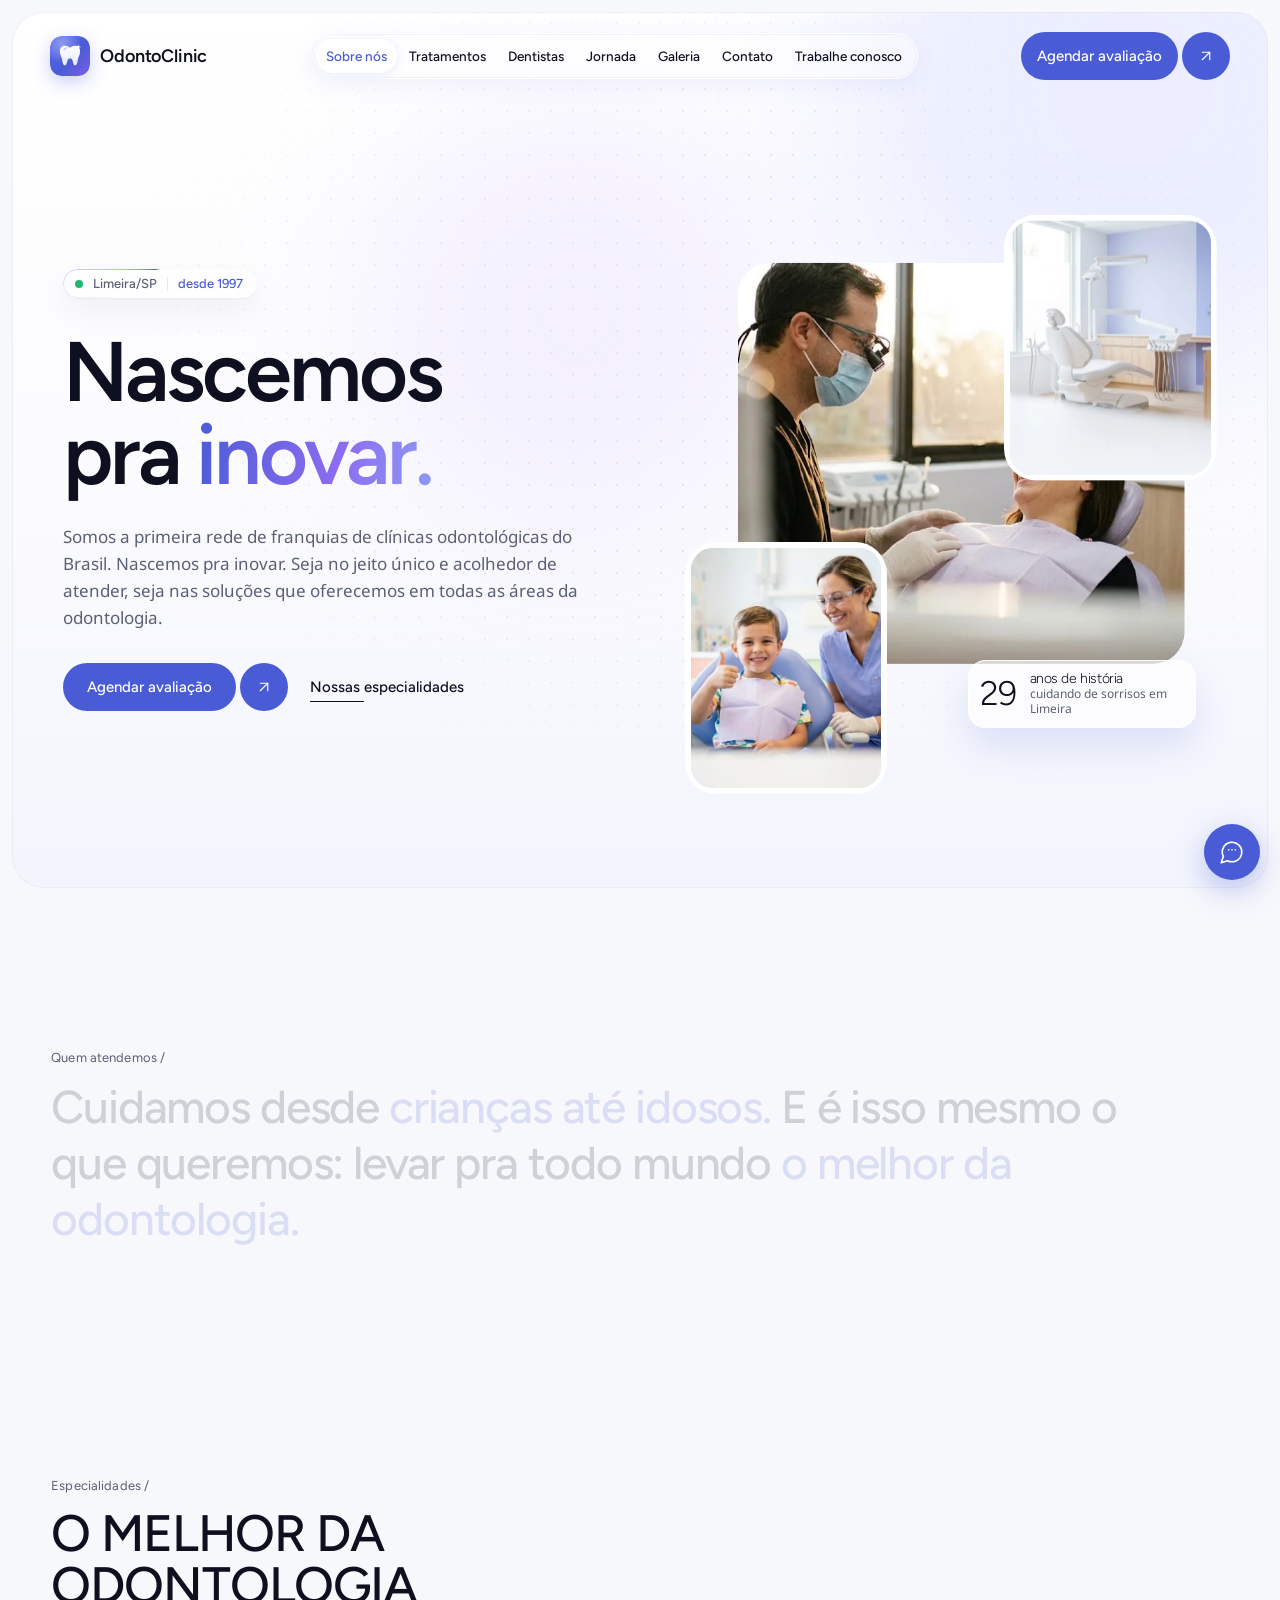
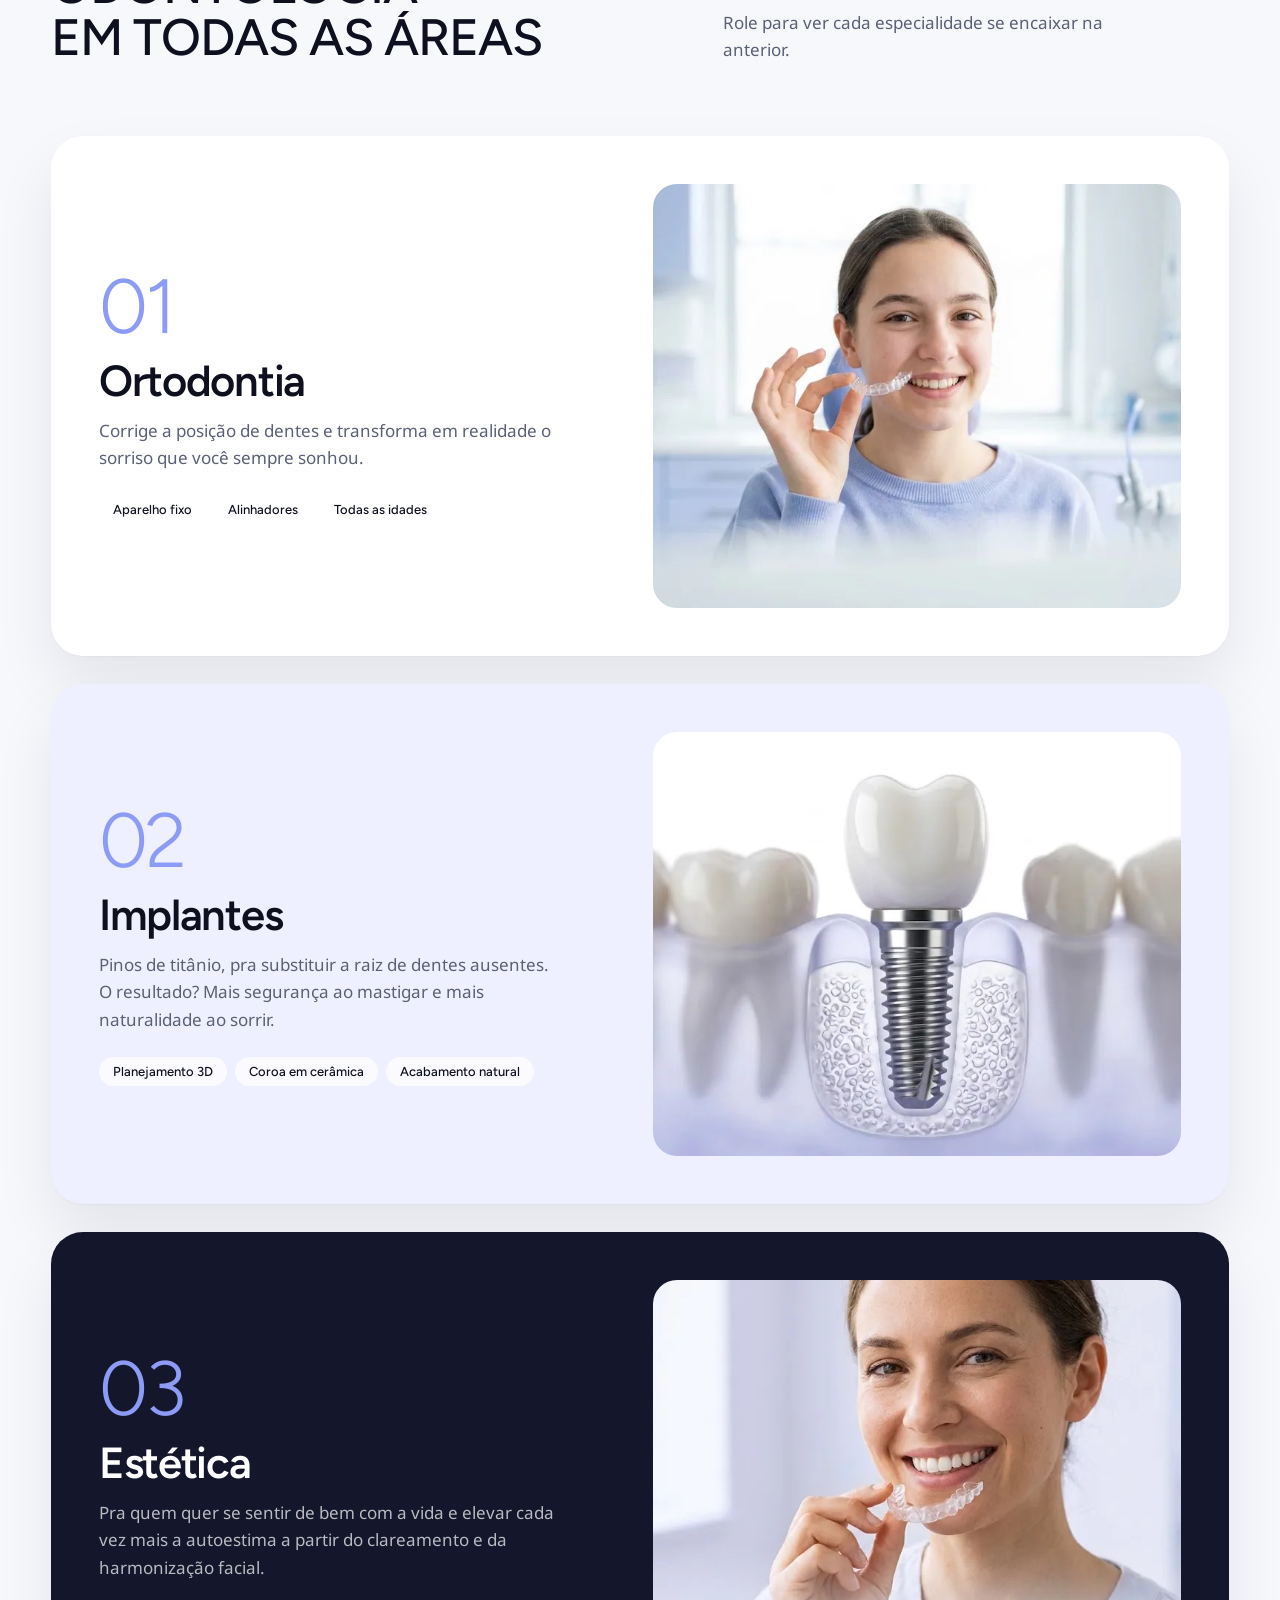
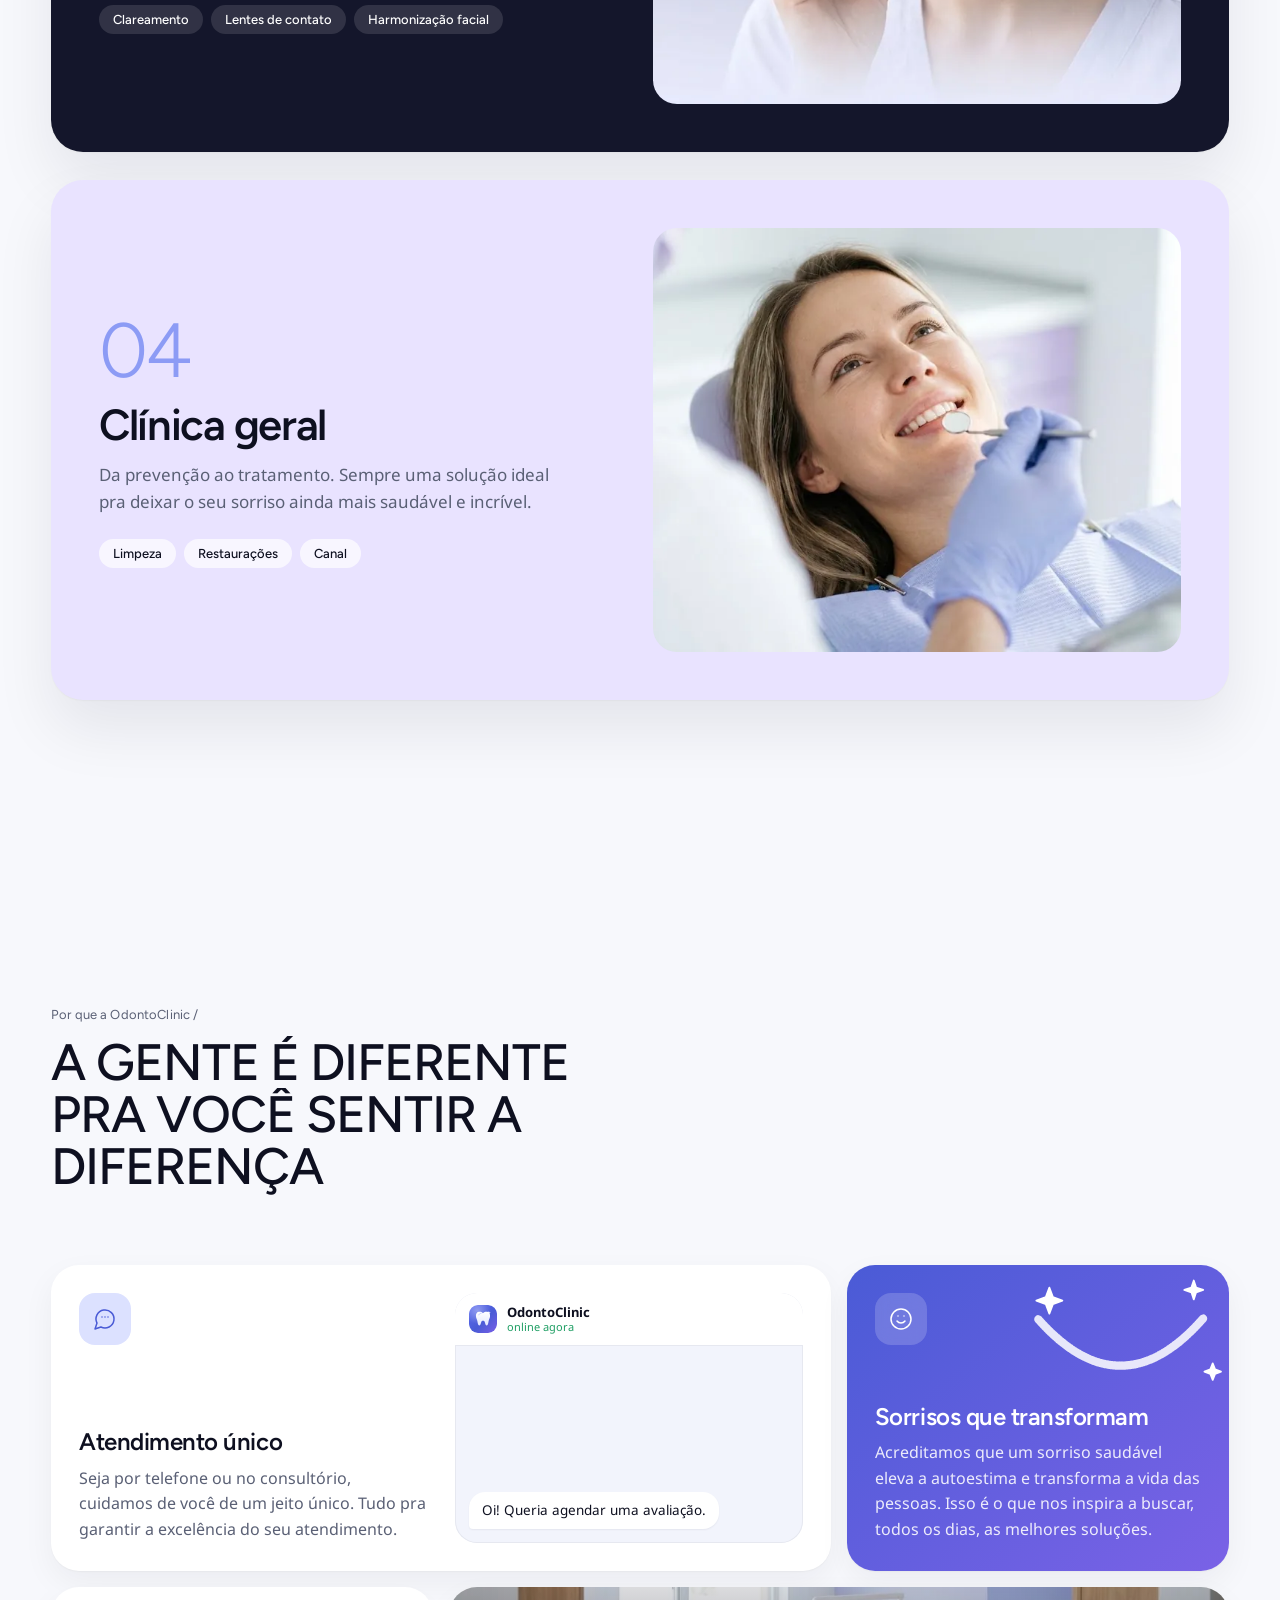
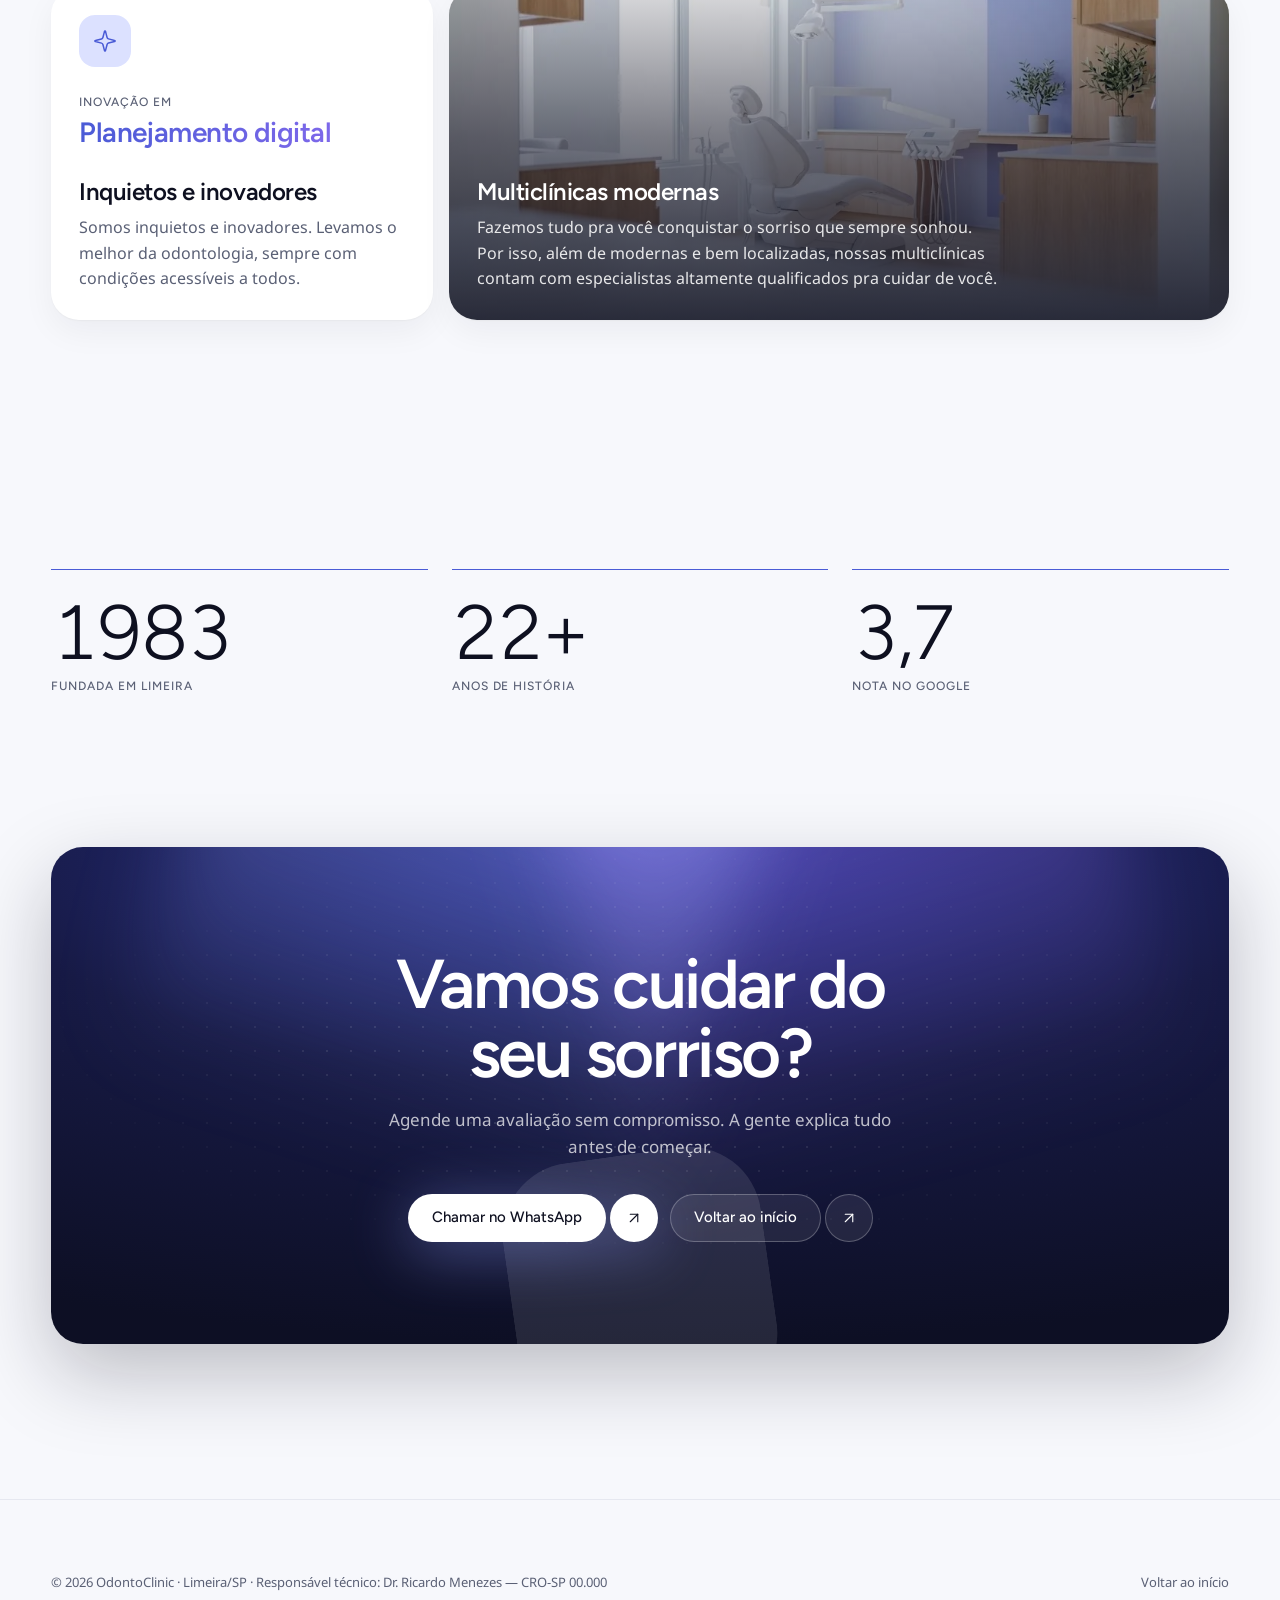
<file: sobre.html>
<!doctype html>
<html lang="pt-BR">
<head>
  <meta charset="utf-8">
  <meta name="viewport" content="width=device-width, initial-scale=1">
  <title>Sobre nós — OdontoClinic | Limeira/SP desde 1997</title>
  <meta name="description" content="Conheça a OdontoClinic: odontologia em Limeira/SP desde 1997, com atendimento acolhedor, especialistas em todas as áreas e condições acessíveis.">
  <link rel="icon" href="assets/logo.svg" type="image/svg+xml">
  <meta name="theme-color" content="#F7F8FC">
  <meta property="og:title" content="Sobre a OdontoClinic — nascemos pra inovar">
  <meta property="og:image" content="https://bieltrem09.github.io/odontologista/assets/og-hero.jpg">
  <link rel="preconnect" href="https://fonts.googleapis.com">
  <link rel="preconnect" href="https://fonts.gstatic.com" crossorigin>
  <link href="https://fonts.googleapis.com/css2?family=Figtree:wght@300;400;500;600;700&family=Noto+Sans:wght@400;500&display=swap" rel="stylesheet">
  <link rel="stylesheet" href="styles.css?v=dev">
  <script>
    document.documentElement.classList.add('js');
    try { if (sessionStorage.getItem('pt')) { document.documentElement.classList.add('pt-enter'); sessionStorage.removeItem('pt'); } } catch (e) {}
    if (matchMedia('(prefers-reduced-motion: reduce)').matches) document.documentElement.classList.add('reduced');
    // rede de segurança: nada fica escondido se o script falhar
    setTimeout(function () { document.querySelectorAll('[data-reveal],[data-split],[data-count]').forEach(function (el) { el.classList.add('is-in'); }); document.documentElement.classList.add('is-ready'); }, 4000);
  </script>
</head>
<body class="page-sobre">
  <!-- Sprite de ícones (Lucide, traço 1.5) -->
  <svg width="0" height="0" style="position:absolute" aria-hidden="true">
    <defs>
      <symbol id="i-arrow" viewBox="0 0 24 24"><path d="M7 7h10v10"/><path d="M7 17 17 7"/></symbol>
      <symbol id="i-left" viewBox="0 0 24 24"><path d="m15 18-6-6 6-6"/></symbol>
      <symbol id="i-right" viewBox="0 0 24 24"><path d="m9 18 6-6-6-6"/></symbol>
      <symbol id="i-plus" viewBox="0 0 24 24"><path d="M5 12h14"/><path d="M12 5v14"/></symbol>
      <symbol id="i-x" viewBox="0 0 24 24"><path d="M18 6 6 18"/><path d="m6 6 12 12"/></symbol>
      <symbol id="i-menu" viewBox="0 0 24 24"><path d="M4 8h16"/><path d="M4 16h16"/></symbol>
      <symbol id="i-pause" viewBox="0 0 24 24"><rect x="14" y="4" width="4" height="16" rx="1"/><rect x="6" y="4" width="4" height="16" rx="1"/></symbol>
      <symbol id="i-play" viewBox="0 0 24 24"><path d="M6 3 20 12 6 21Z"/></symbol>
      <symbol id="i-star" viewBox="0 0 24 24"><path d="M11.5 2.3a.5.5 0 0 1 .9 0l2.3 4.7a2 2 0 0 0 1.6 1.1l5.2.8a.5.5 0 0 1 .3.9l-3.8 3.7a2 2 0 0 0-.6 1.9l.9 5.2a.5.5 0 0 1-.8.6l-4.6-2.5a2 2 0 0 0-2 0l-4.6 2.5a.5.5 0 0 1-.8-.6l.9-5.2a2 2 0 0 0-.6-1.9L1.8 9.8a.5.5 0 0 1 .3-.9l5.2-.8a2 2 0 0 0 1.6-1.1z"/></symbol>
      <symbol id="i-chat" viewBox="0 0 24 24"><path d="M7.9 20A9 9 0 1 0 4 16.1L2 22Z"/><path d="M9 10h.01"/><path d="M12 10h.01"/><path d="M15 10h.01"/></symbol>
      <symbol id="i-pin" viewBox="0 0 24 24"><path d="M20 10c0 5-5.5 10.2-7.4 11.8a1 1 0 0 1-1.2 0C9.5 20.2 4 15 4 10a8 8 0 0 1 16 0"/><circle cx="12" cy="10" r="3"/></symbol>
      <symbol id="i-clock" viewBox="0 0 24 24"><circle cx="12" cy="12" r="10"/><path d="M12 6v6l4 2"/></symbol>
      <symbol id="i-phone" viewBox="0 0 24 24"><path d="M22 16.9v3a2 2 0 0 1-2.2 2 19.8 19.8 0 0 1-8.6-3.1 19.5 19.5 0 0 1-6-6A19.8 19.8 0 0 1 2.1 4.2 2 2 0 0 1 4.1 2h3a2 2 0 0 1 2 1.7c.1 1 .4 1.9.7 2.8a2 2 0 0 1-.5 2.1L8 9.9a16 16 0 0 0 6 6l1.3-1.3a2 2 0 0 1 2.1-.4c.9.3 1.8.6 2.8.7a2 2 0 0 1 1.7 2"/></symbol>
      <symbol id="i-insta" viewBox="0 0 24 24"><rect width="20" height="20" x="2" y="2" rx="5"/><path d="M16 11.4A4 4 0 1 1 12.6 8 4 4 0 0 1 16 11.4z"/><path d="M17.5 6.5h.01"/></symbol>
      <symbol id="i-move" viewBox="0 0 24 24"><path d="m18 8 4 4-4 4"/><path d="m6 8-4 4 4 4"/><path d="M2 12h20"/></symbol>
      <symbol id="i-image" viewBox="0 0 24 24"><rect width="18" height="18" x="3" y="3" rx="2"/><circle cx="9" cy="9" r="2"/><path d="m21 15-3.1-3.1a2 2 0 0 0-2.8 0L6 21"/></symbol>
      <symbol id="i-shield" viewBox="0 0 24 24"><path d="M20 13c0 5-3.5 7.5-7.7 9a1 1 0 0 1-.6 0C7.5 20.5 4 18 4 13V6a1 1 0 0 1 1-1c2 0 4.5-1.2 6.2-2.7a1.2 1.2 0 0 1 1.6 0C14.5 3.8 17 5 19 5a1 1 0 0 1 1 1z"/><path d="m9 12 2 2 4-4"/></symbol>
      <symbol id="i-sparkle" viewBox="0 0 24 24"><path d="M9.9 15.5A2 2 0 0 0 8.5 14.1l-6.1-1.6a.5.5 0 0 1 0-1l6.1-1.6a2 2 0 0 0 1.4-1.4l1.6-6.1a.5.5 0 0 1 1 0l1.6 6.1a2 2 0 0 0 1.4 1.4l6.1 1.6a.5.5 0 0 1 0 1l-6.1 1.6a2 2 0 0 0-1.4 1.4l-1.6 6.1a.5.5 0 0 1-1 0z"/></symbol>
      <symbol id="i-smile" viewBox="0 0 24 24"><circle cx="12" cy="12" r="10"/><path d="M8 14s1.5 2 4 2 4-2 4-2"/><path d="M9 9h.01"/><path d="M15 9h.01"/></symbol>
      <symbol id="i-check" viewBox="0 0 24 24"><path d="M20 6 9 17l-5-5"/></symbol>
      <symbol id="i-tooth" viewBox="0 0 24 24"><path d="M12 5.5C10.5 4 8.6 3.2 6.8 3.6 4.3 4.1 3 6.6 3.4 9.4c.3 2.2 1.3 3.6 1.8 5.6.5 2.2.6 5.6 2.4 6 1.6.3 2-2.6 2.6-4.4.4-1.2 1-1.7 1.8-1.7s1.4.5 1.8 1.7c.6 1.8 1 4.7 2.6 4.4 1.8-.4 1.9-3.8 2.4-6 .5-2 1.5-3.4 1.8-5.6.4-2.8-.9-5.3-3.4-5.8-1.8-.4-3.7.4-5.2 1.9z"/></symbol>
    </defs>
  </svg>

  <div class="pt" aria-hidden="true"><span></span><span></span><span></span><span></span><span></span>
    <div class="pt__logo"><svg><use href="#i-tooth"/></svg>OdontoClinic</div></div>

  <div class="progress" aria-hidden="true"><span></span></div>
  <a class="skip" href="#conteudo">Pular para o conteúdo</a>

  <header class="header" data-header>
    <div class="header__inner">
      <a href="index.html" class="logo" aria-label="OdontoClinic — início" data-page>
        <span class="logo__mark"><img src="assets/logo.svg" alt="" width="40" height="40"></span>
        <span class="logo__name">OdontoClinic</span>
      </a>
      <nav class="nav" aria-label="Principal">
        <a href="sobre.html" aria-current="page">Sobre nós</a>
        <a href="index.html#tratamentos" data-page>Tratamentos</a>
        <a href="index.html#dentistas" data-page>Dentistas</a>
        <a href="index.html#jornada" data-page>Jornada</a>
        <a href="index.html#galeria" data-page>Galeria</a>
        <a href="index.html#contato" data-page>Contato</a>
        <a href="trabalhe.html" data-page>Trabalhe conosco</a>
        <span class="nav__indicator" aria-hidden="true"></span>
      </nav>
      <a class="btn btn--primary btn--shine header__cta" href="#" data-wa>
        <span class="btn__pill">Agendar avaliação</span>
        <span class="btn__circle" aria-hidden="true"><svg><use href="#i-arrow"/></svg></span>
      </a>
      <button class="burger" type="button" aria-expanded="false" aria-controls="menu" aria-label="Abrir menu"><span></span><span></span></button>
    </div>
  </header>

  <div class="menu" id="menu" hidden>
    <nav class="menu__links" aria-label="Menu">
      <a href="index.html" data-page><span>Início</span></a>
      <a href="index.html#tratamentos" data-page><span>Tratamentos</span></a>
      <a href="index.html#dentistas" data-page><span>Dentistas</span></a>
      <a href="index.html#galeria" data-page><span>Galeria</span></a>
      <a href="index.html#contato" data-page><span>Contato</span></a>
      <a href="trabalhe.html" data-page><span>Trabalhe conosco</span></a>
    </nav>
    <a class="btn btn--primary btn--block menu__wa" href="#" data-wa>
      <span class="btn__pill">Chamar no WhatsApp</span>
      <span class="btn__circle" aria-hidden="true"><svg><use href="#i-arrow"/></svg></span>
    </a>
  </div>

  <main id="conteudo">
    <!-- Abertura -->
    <section class="ab-hero" aria-labelledby="ab-title">
      <div class="ab-hero__card">
        <div class="hero__bg" aria-hidden="true">
          <div class="hero__dots"></div>
          <span class="hero__blob hero__blob--a"></span>
          <span class="hero__blob hero__blob--b"></span>
        </div>
        <div class="ab-hero__copy">
          <span class="hero-pill" data-reveal>
            <span class="hero-pill__dot" aria-hidden="true"></span>
            <span>Limeira/SP</span><span class="hero-pill__sep" aria-hidden="true"></span><span class="hero-pill__strong">desde 1997</span>
          </span>
          <h1 class="ab-hero__title" id="ab-title" data-split>
            <span class="line"><span>Nascemos</span></span>
            <span class="line"><span>pra <em>inovar.</em></span></span>
          </h1>
          <p class="ab-hero__p" data-reveal style="--d:4">Somos a primeira rede de franquias de clínicas odontológicas do Brasil. Nascemos pra inovar. Seja no jeito único e acolhedor de atender, seja nas soluções que oferecemos em todas as áreas da odontologia.</p>
          <div class="ab-hero__ctas" data-reveal style="--d:6">
            <a class="btn btn--primary btn--shine" href="#" data-wa>
              <span class="btn__pill">Agendar avaliação</span>
              <span class="btn__circle" aria-hidden="true"><svg><use href="#i-arrow"/></svg></span>
            </a>
            <a class="hero__link" href="#especialidades">Nossas especialidades</a>
          </div>
        </div>

        <div class="collage" aria-hidden="false">
          <figure class="collage__a" data-reveal="img" data-parallax="-0.04"><img src="assets/sobre.webp" alt="Dentista atendendo uma paciente sorrindo" width="1024" height="572" loading="lazy" decoding="async"></figure>
          <figure class="collage__b" data-reveal="img" data-parallax="0.08"><img src="assets/t-ambiente.webp" alt="Consultório claro e moderno da OdontoClinic" width="1024" height="572" loading="lazy" decoding="async"></figure>
          <figure class="collage__c" data-reveal="img" data-parallax="0.12"><img src="assets/t-odontopediatria.webp" alt="Criança sorrindo na cadeira do dentista" width="1024" height="572" loading="lazy" decoding="async"></figure>
          <div class="glass collage__stat" data-reveal style="--d:8">
            <div class="glass__in">
              <strong><span data-count="29">29</span></strong>
              <span><strong style="font-size:14px">anos de história</strong><small>cuidando de sorrisos em Limeira</small></span>
            </div>
          </div>
        </div>
      </div>
    </section>

    <!-- Frase que acende com a rolagem -->
    <section class="ab-statement" aria-label="Nosso propósito">
      <div class="wrap">
        <span class="slabel" data-reveal>Quem atendemos /</span>
        <p class="manifesto__text" data-read>Cuidamos desde <em>crianças até idosos.</em> E é isso mesmo o que queremos: levar pra todo mundo <em>o melhor da odontologia.</em></p>
      </div>
    </section>

    <!-- Especialidades: Stacking Cards -->
    <section class="section" id="especialidades" aria-labelledby="t-esp">
      <div class="wrap">
        <div class="shead">
          <h2 class="stitle" id="t-esp">
            <span class="slabel" data-reveal>Especialidades /</span>
            <span data-split>
              <span class="line"><span>O melhor da odontologia</span></span>
              <span class="line"><span>em todas as áreas</span></span>
            </span>
          </h2>
          <p class="shead__p" data-reveal style="--d:3">Role para ver cada especialidade se encaixar na anterior.</p>
        </div>
        <div class="stack" data-stack>
          <article class="scard">
            <div>
              <span class="scard__n">01</span>
              <h3>Ortodontia</h3>
              <p>Corrige a posição de dentes e transforma em realidade o sorriso que você sempre sonhou.</p>
              <div class="scard__tags"><span>Aparelho fixo</span><span>Alinhadores</span><span>Todas as idades</span></div>
            </div>
            <div class="scard__img"><img src="assets/t-ortodontia.webp" alt="Adolescente sorrindo segurando um alinhador transparente" width="1024" height="572" loading="lazy" decoding="async"></div>
          </article>
          <article class="scard">
            <div>
              <span class="scard__n">02</span>
              <h3>Implantes</h3>
              <p>Pinos de titânio, pra substituir a raiz de dentes ausentes. O resultado? Mais segurança ao mastigar e mais naturalidade ao sorrir.</p>
              <div class="scard__tags"><span>Planejamento 3D</span><span>Coroa em cerâmica</span><span>Acabamento natural</span></div>
            </div>
            <div class="scard__img"><img src="assets/hero-implante.webp" alt="Implante dentário com coroa de cerâmica" width="1024" height="572" loading="lazy" decoding="async"></div>
          </article>
          <article class="scard">
            <div>
              <span class="scard__n">03</span>
              <h3>Estética</h3>
              <p>Pra quem quer se sentir de bem com a vida e elevar cada vez mais a autoestima a partir do clareamento e da harmonização facial.</p>
              <div class="scard__tags"><span>Clareamento</span><span>Lentes de contato</span><span>Harmonização facial</span></div>
            </div>
            <div class="scard__img"><img src="assets/t-clareamento.webp" alt="Mulher sorrindo segurando moldeira de clareamento" width="1024" height="572" loading="lazy" decoding="async"></div>
          </article>
          <article class="scard">
            <div>
              <span class="scard__n">04</span>
              <h3>Clínica geral</h3>
              <p>Da prevenção ao tratamento. Sempre uma solução ideal pra deixar o seu sorriso ainda mais saudável e incrível.</p>
              <div class="scard__tags"><span>Limpeza</span><span>Restaurações</span><span>Canal</span></div>
            </div>
            <div class="scard__img"><img src="assets/t-limpeza.webp" alt="Paciente sorrindo durante uma consulta de limpeza" width="1024" height="572" loading="lazy" decoding="async"></div>
          </article>
        </div>
      </div>
    </section>

    <!-- Diferenciais: Bento Grid -->
    <section class="section" aria-labelledby="t-dif">
      <div class="wrap">
        <div class="shead">
          <h2 class="stitle" id="t-dif">
            <span class="slabel" data-reveal>Por que a OdontoClinic /</span>
            <span data-split>
              <span class="line"><span>A gente é diferente</span></span>
              <span class="line"><span>pra você sentir a diferença</span></span>
            </span>
          </h2>
        </div>
        <div class="bento" data-stagger>
          <article class="bcard bcard--wide bcard--chat" data-reveal data-tilt3d>
            <div class="bcard__text">
              <span class="bcard__ic" aria-hidden="true"><svg><use href="#i-chat"/></svg></span>
              <h3>Atendimento único</h3>
              <p>Seja por telefone ou no consultório, cuidamos de você de um jeito único. Tudo pra garantir a excelência do seu atendimento.</p>
            </div>
            <div class="chat" data-chat aria-hidden="true">
              <div class="chat__head"><img src="assets/logo.svg" alt="" width="28" height="28"><span><b>OdontoClinic</b><small>online agora</small></span></div>
              <div class="chat__body">
                <div class="msg msg--in">Oi! Queria agendar uma avaliação.</div>
                <div class="msg msg--out">Claro! Temos horário amanhã às 9h. Pode ser?</div>
                <div class="msg msg--in">Perfeito, obrigada!</div>
                <div class="msg msg--out">Agendado! Até amanhã <svg><use href="#i-check"/></svg></div>
                <div class="typing"><i></i><i></i><i></i></div>
              </div>
            </div>
          </article>

          <article class="bcard bcard--brand bcard--smile" data-reveal data-tilt3d>
            <svg class="smile" viewBox="0 0 200 120" aria-hidden="true">
              <path class="smile__arc" d="M30 40 Q100 120 170 40"/>
              <path class="smile__spark s1" d="M40 14l3 8 8 3-8 3-3 8-3-8-8-3 8-3z"/>
              <path class="smile__spark s2" d="M162 8l2 6 6 2-6 2-2 6-2-6-6-2 6-2z"/>
              <path class="smile__spark s3" d="M178 78l2 5 5 2-5 2-2 5-2-5-5-2 5-2z"/>
            </svg>
            <span class="bcard__ic" aria-hidden="true"><svg><use href="#i-smile"/></svg></span>
            <h3>Sorrisos que transformam</h3>
            <p>Acreditamos que um sorriso saudável eleva a autoestima e transforma a vida das pessoas. Isso é o que nos inspira a buscar, todos os dias, as melhores soluções.</p>
          </article>

          <article class="bcard bcard--innov" data-reveal data-tilt3d>
            <span class="bcard__ic" aria-hidden="true"><svg><use href="#i-sparkle"/></svg></span>
            <div class="ticker" data-ticker aria-hidden="true">
              <span class="ticker__label">Inovação em</span>
              <span class="ticker__win"><span class="ticker__list">
                <span>Planejamento digital</span><span>Escaneamento 3D</span><span>Alinhadores invisíveis</span><span>Lentes em porcelana</span><span>Implantes guiados</span>
              </span></span>
            </div>
            <h3>Inquietos e inovadores</h3>
            <p>Somos inquietos e inovadores. Levamos o melhor da odontologia, sempre com condições acessíveis a todos.</p>
          </article>

          <article class="bcard bcard--wide bcard--img" data-reveal data-tilt3d>
            <img class="kenburns" src="assets/t-ambiente.webp" alt="" width="1024" height="572" loading="lazy">
            <h3>Multiclínicas modernas</h3>
            <p>Fazemos tudo pra você conquistar o sorriso que sempre sonhou. Por isso, além de modernas e bem localizadas, nossas multiclínicas contam com especialistas altamente qualificados pra cuidar de você.</p>
          </article>
        </div>
      </div>
    </section>

    <!-- Números -->
    <section class="section" aria-label="Números" style="padding-top:0">
      <div class="wrap">
        <dl class="metrics" data-stagger>
          <div class="metric" data-reveal><dt>Fundada em Limeira</dt><dd><span data-count="1997" data-nogroup>1997</span></dd></div>
          <div class="metric" data-reveal><dt>Anos de história</dt><dd><span data-count="29" data-suffix="+">29+</span></dd></div>
          <div class="metric" data-reveal><dt>Nota no Google</dt><dd><span data-count="4.9" data-decimals="1">4,9</span></dd></div>
        </dl>
      </div>
    </section>

    <!-- Chamada final -->
    <section class="ab-cta" aria-labelledby="t-abcta">
      <div class="wrap">
        <div class="ab-cta__card" data-reveal="card">
          <div class="ab-cta__fx" aria-hidden="true">
            <span class="ab-cta__beam ab-cta__beam--a"></span>
            <span class="ab-cta__beam ab-cta__beam--b"></span>
            <span class="ab-cta__grid"></span>
            <img class="ab-cta__logo" src="assets/logo.svg" alt="" width="64" height="64">
          </div>
          <h2 id="t-abcta" data-split>
            <span class="line"><span>Vamos cuidar do</span></span>
            <span class="line"><span>seu sorriso?</span></span>
          </h2>
          <p data-reveal style="--d:3">Agende uma avaliação sem compromisso. A gente explica tudo antes de começar.</p>
          <div class="ab-cta__btns" data-reveal style="--d:4">
            <a class="btn btn--primary btn--shine" href="#" data-wa>
              <span class="btn__pill">Chamar no WhatsApp</span>
              <span class="btn__circle" aria-hidden="true"><svg><use href="#i-arrow"/></svg></span>
            </a>
            <a class="btn btn--ghost" href="index.html" data-page>
              <span class="btn__pill">Voltar ao início</span>
              <span class="btn__circle" aria-hidden="true"><svg><use href="#i-arrow"/></svg></span>
            </a>
          </div>
        </div>
      </div>
    </section>
  </main>

  <footer class="footer">
    <div class="wrap footer__bottom" style="margin-top:0;border-top:0;padding-top:0">
      <span>© <span data-year></span> OdontoClinic · Limeira/SP · Responsável técnico: Dr. Ricardo Menezes — CRO-SP 00.000</span>
      <a href="index.html" data-page>Voltar ao início</a>
    </div>
  </footer>

  <a class="wa-float is-visible" href="#" data-wa aria-label="Conversar no WhatsApp"><svg><use href="#i-chat"/></svg></a>

  <script src="pt.js?v=dev" defer></script>
  <script src="paginas.js?v=dev" defer></script>
</body>
</html>
</file>
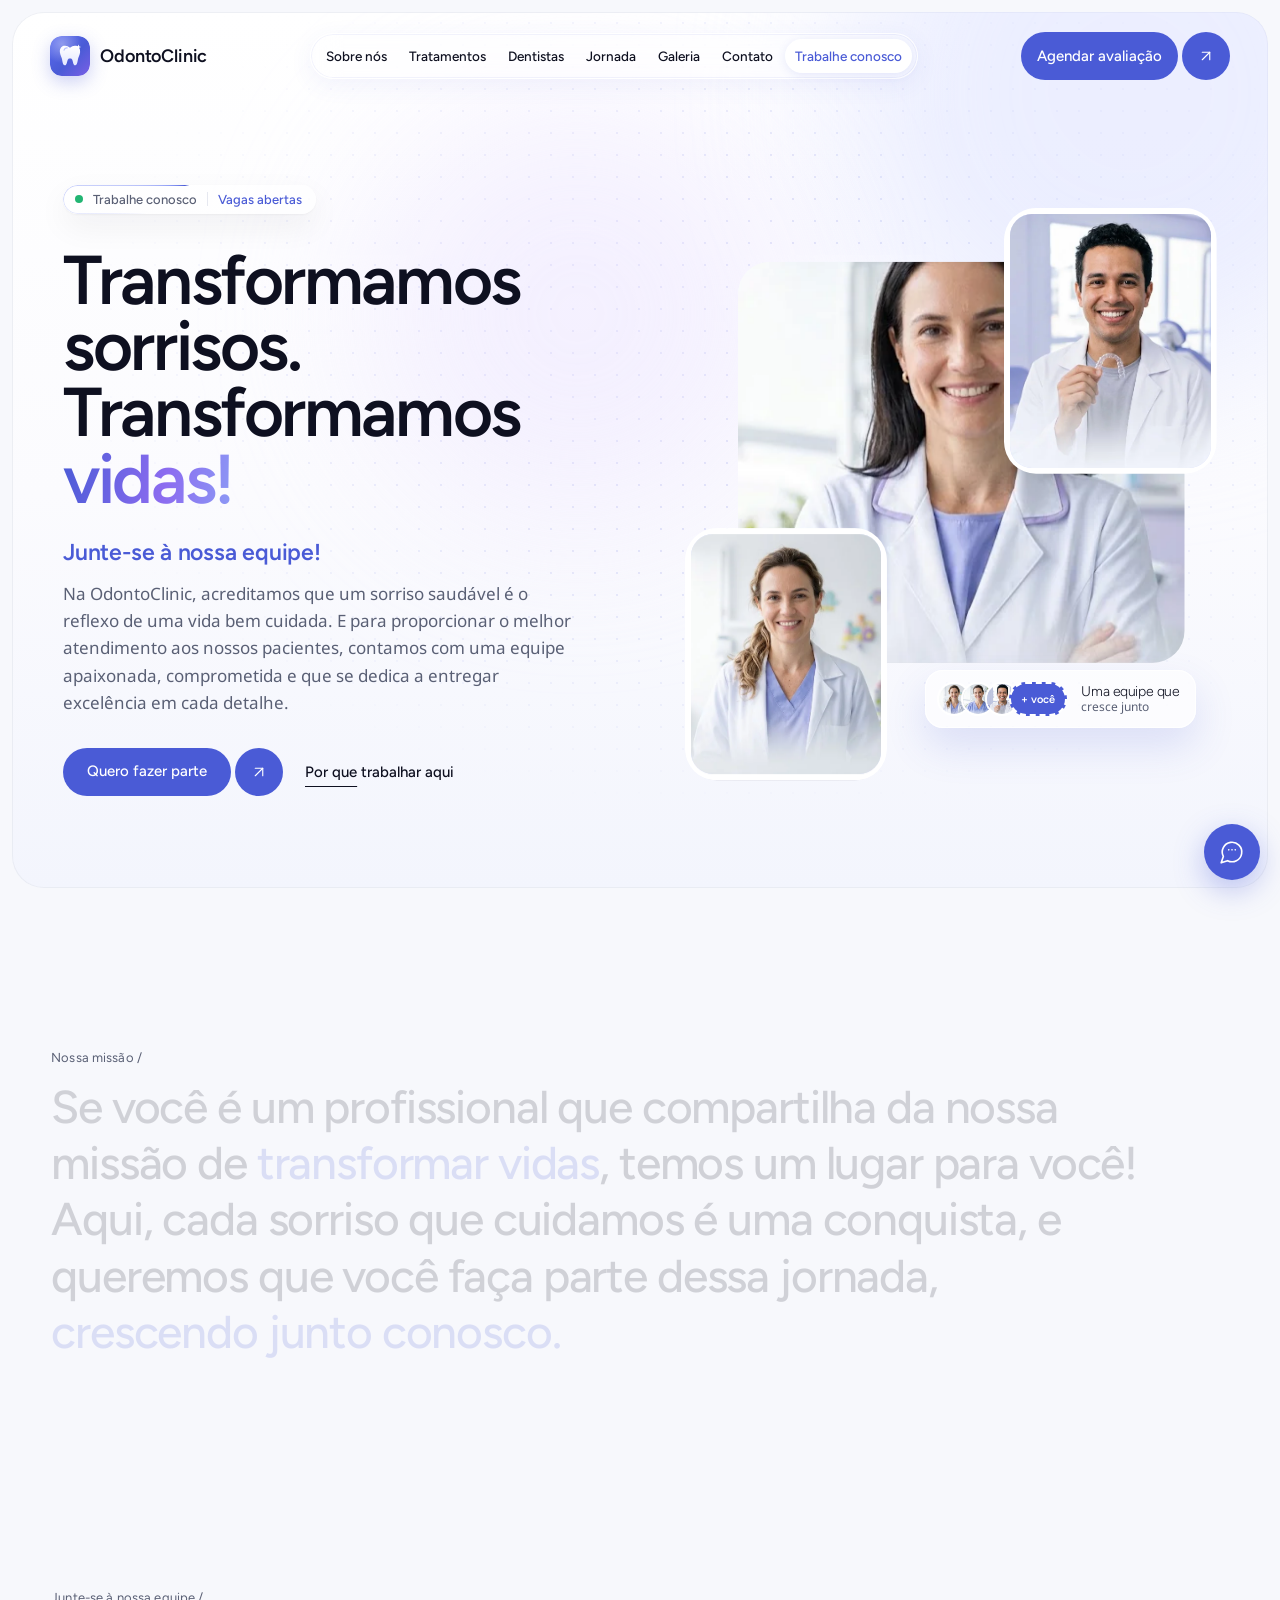
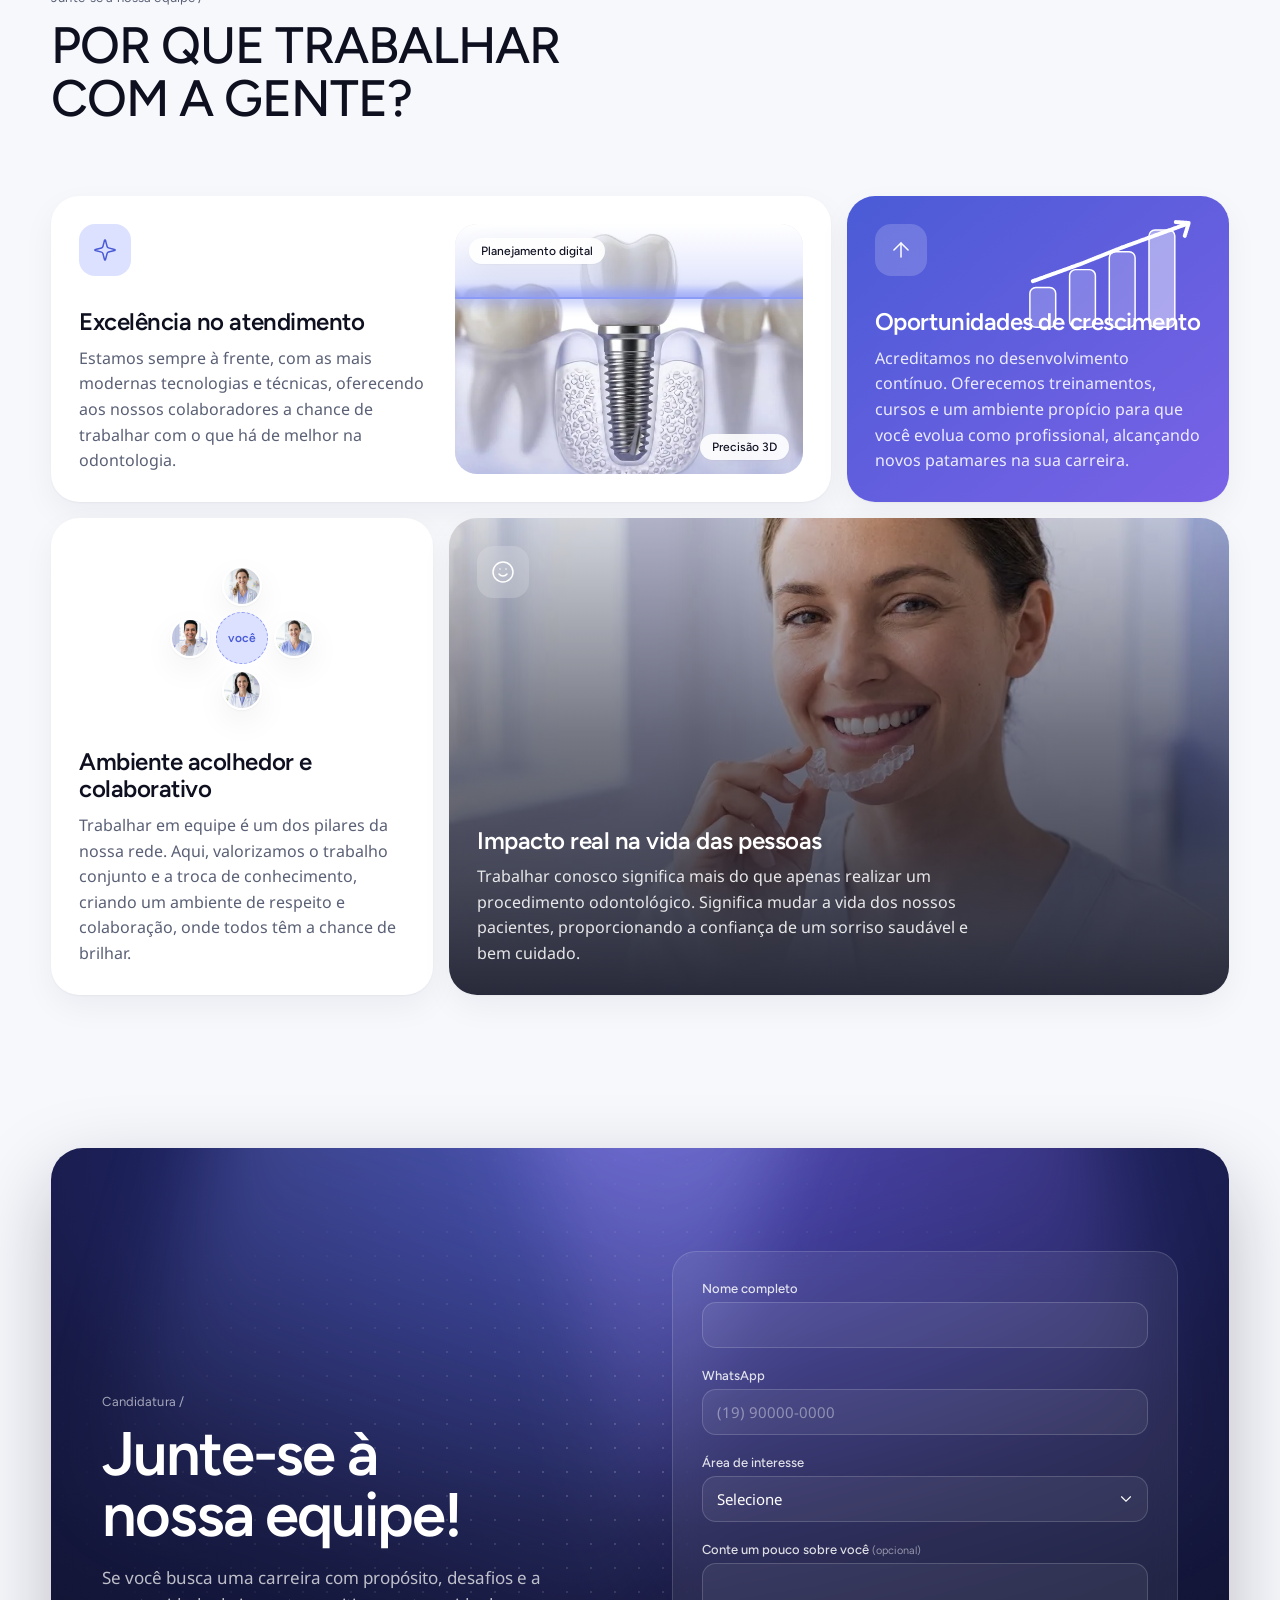
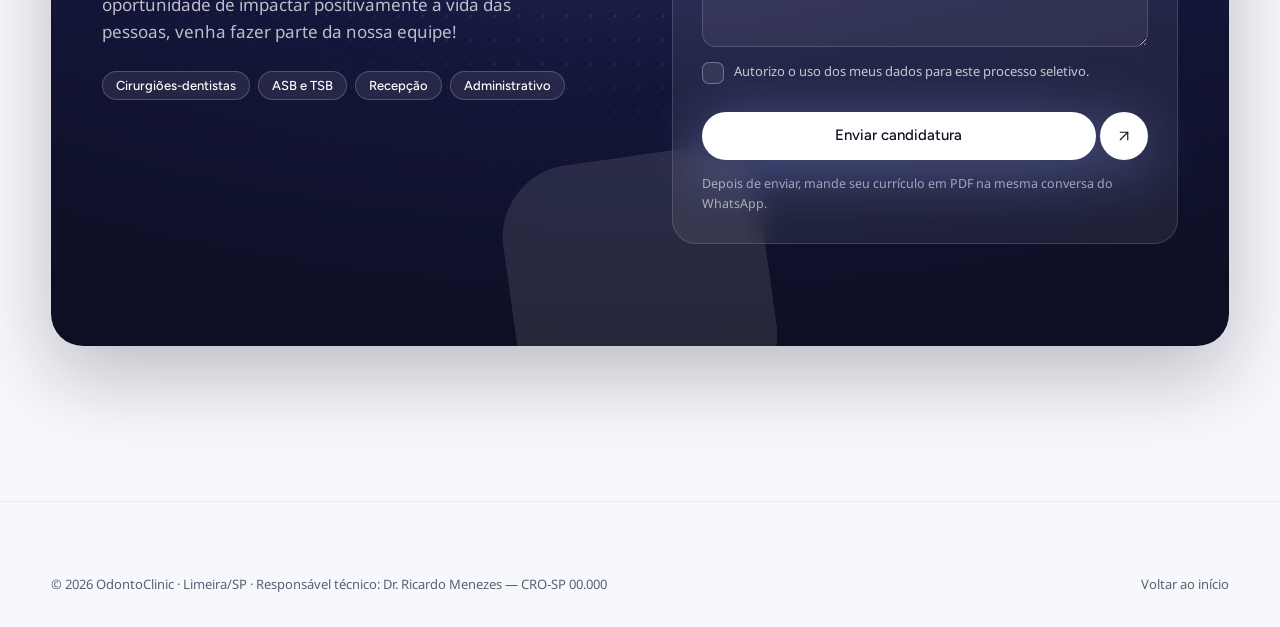
<file: trabalhe.html>
<!doctype html>
<html lang="pt-BR">
<head>
  <meta charset="utf-8">
  <meta name="viewport" content="width=device-width, initial-scale=1">
  <title>Trabalhe conosco — OdontoClinic | Limeira/SP</title>
  <meta name="description" content="Trabalhe na OdontoClinic: uma equipe apaixonada que transforma sorrisos e vidas. Envie sua candidatura.">
  <link rel="icon" href="assets/logo.svg" type="image/svg+xml">
  <meta name="theme-color" content="#F7F8FC">
  <meta property="og:title" content="Trabalhe conosco — OdontoClinic">
  <meta property="og:image" content="https://bieltrem09.github.io/odontologista/assets/og-hero.jpg">
  <link rel="preconnect" href="https://fonts.googleapis.com">
  <link rel="preconnect" href="https://fonts.gstatic.com" crossorigin>
  <link href="https://fonts.googleapis.com/css2?family=Figtree:wght@300;400;500;600;700&family=Noto+Sans:wght@400;500&display=swap" rel="stylesheet">
  <link rel="stylesheet" href="styles.css?v=dev">
  <script>
    document.documentElement.classList.add('js');
    try { if (sessionStorage.getItem('pt')) { document.documentElement.classList.add('pt-enter'); sessionStorage.removeItem('pt'); } } catch (e) {}
    if (matchMedia('(prefers-reduced-motion: reduce)').matches) document.documentElement.classList.add('reduced');
    // rede de segurança: nada fica escondido se o script falhar
    setTimeout(function () { document.querySelectorAll('[data-reveal],[data-split],[data-count]').forEach(function (el) { el.classList.add('is-in'); }); document.documentElement.classList.add('is-ready'); }, 4000);
  </script>
</head>
<body class="page-trabalhe">
  <!-- Sprite de ícones (Lucide, traço 1.5) -->
  <svg width="0" height="0" style="position:absolute" aria-hidden="true">
    <defs>
      <symbol id="i-arrow" viewBox="0 0 24 24"><path d="M7 7h10v10"/><path d="M7 17 17 7"/></symbol>
      <symbol id="i-left" viewBox="0 0 24 24"><path d="m15 18-6-6 6-6"/></symbol>
      <symbol id="i-right" viewBox="0 0 24 24"><path d="m9 18 6-6-6-6"/></symbol>
      <symbol id="i-plus" viewBox="0 0 24 24"><path d="M5 12h14"/><path d="M12 5v14"/></symbol>
      <symbol id="i-x" viewBox="0 0 24 24"><path d="M18 6 6 18"/><path d="m6 6 12 12"/></symbol>
      <symbol id="i-menu" viewBox="0 0 24 24"><path d="M4 8h16"/><path d="M4 16h16"/></symbol>
      <symbol id="i-pause" viewBox="0 0 24 24"><rect x="14" y="4" width="4" height="16" rx="1"/><rect x="6" y="4" width="4" height="16" rx="1"/></symbol>
      <symbol id="i-play" viewBox="0 0 24 24"><path d="M6 3 20 12 6 21Z"/></symbol>
      <symbol id="i-star" viewBox="0 0 24 24"><path d="M11.5 2.3a.5.5 0 0 1 .9 0l2.3 4.7a2 2 0 0 0 1.6 1.1l5.2.8a.5.5 0 0 1 .3.9l-3.8 3.7a2 2 0 0 0-.6 1.9l.9 5.2a.5.5 0 0 1-.8.6l-4.6-2.5a2 2 0 0 0-2 0l-4.6 2.5a.5.5 0 0 1-.8-.6l.9-5.2a2 2 0 0 0-.6-1.9L1.8 9.8a.5.5 0 0 1 .3-.9l5.2-.8a2 2 0 0 0 1.6-1.1z"/></symbol>
      <symbol id="i-chat" viewBox="0 0 24 24"><path d="M7.9 20A9 9 0 1 0 4 16.1L2 22Z"/><path d="M9 10h.01"/><path d="M12 10h.01"/><path d="M15 10h.01"/></symbol>
      <symbol id="i-pin" viewBox="0 0 24 24"><path d="M20 10c0 5-5.5 10.2-7.4 11.8a1 1 0 0 1-1.2 0C9.5 20.2 4 15 4 10a8 8 0 0 1 16 0"/><circle cx="12" cy="10" r="3"/></symbol>
      <symbol id="i-clock" viewBox="0 0 24 24"><circle cx="12" cy="12" r="10"/><path d="M12 6v6l4 2"/></symbol>
      <symbol id="i-phone" viewBox="0 0 24 24"><path d="M22 16.9v3a2 2 0 0 1-2.2 2 19.8 19.8 0 0 1-8.6-3.1 19.5 19.5 0 0 1-6-6A19.8 19.8 0 0 1 2.1 4.2 2 2 0 0 1 4.1 2h3a2 2 0 0 1 2 1.7c.1 1 .4 1.9.7 2.8a2 2 0 0 1-.5 2.1L8 9.9a16 16 0 0 0 6 6l1.3-1.3a2 2 0 0 1 2.1-.4c.9.3 1.8.6 2.8.7a2 2 0 0 1 1.7 2"/></symbol>
      <symbol id="i-insta" viewBox="0 0 24 24"><rect width="20" height="20" x="2" y="2" rx="5"/><path d="M16 11.4A4 4 0 1 1 12.6 8 4 4 0 0 1 16 11.4z"/><path d="M17.5 6.5h.01"/></symbol>
      <symbol id="i-move" viewBox="0 0 24 24"><path d="m18 8 4 4-4 4"/><path d="m6 8-4 4 4 4"/><path d="M2 12h20"/></symbol>
      <symbol id="i-image" viewBox="0 0 24 24"><rect width="18" height="18" x="3" y="3" rx="2"/><circle cx="9" cy="9" r="2"/><path d="m21 15-3.1-3.1a2 2 0 0 0-2.8 0L6 21"/></symbol>
      <symbol id="i-shield" viewBox="0 0 24 24"><path d="M20 13c0 5-3.5 7.5-7.7 9a1 1 0 0 1-.6 0C7.5 20.5 4 18 4 13V6a1 1 0 0 1 1-1c2 0 4.5-1.2 6.2-2.7a1.2 1.2 0 0 1 1.6 0C14.5 3.8 17 5 19 5a1 1 0 0 1 1 1z"/><path d="m9 12 2 2 4-4"/></symbol>
      <symbol id="i-sparkle" viewBox="0 0 24 24"><path d="M9.9 15.5A2 2 0 0 0 8.5 14.1l-6.1-1.6a.5.5 0 0 1 0-1l6.1-1.6a2 2 0 0 0 1.4-1.4l1.6-6.1a.5.5 0 0 1 1 0l1.6 6.1a2 2 0 0 0 1.4 1.4l6.1 1.6a.5.5 0 0 1 0 1l-6.1 1.6a2 2 0 0 0-1.4 1.4l-1.6 6.1a.5.5 0 0 1-1 0z"/></symbol>
      <symbol id="i-smile" viewBox="0 0 24 24"><circle cx="12" cy="12" r="10"/><path d="M8 14s1.5 2 4 2 4-2 4-2"/><path d="M9 9h.01"/><path d="M15 9h.01"/></symbol>
      <symbol id="i-check" viewBox="0 0 24 24"><path d="M20 6 9 17l-5-5"/></symbol>
      <symbol id="i-tooth" viewBox="0 0 24 24"><path d="M12 5.5C10.5 4 8.6 3.2 6.8 3.6 4.3 4.1 3 6.6 3.4 9.4c.3 2.2 1.3 3.6 1.8 5.6.5 2.2.6 5.6 2.4 6 1.6.3 2-2.6 2.6-4.4.4-1.2 1-1.7 1.8-1.7s1.4.5 1.8 1.7c.6 1.8 1 4.7 2.6 4.4 1.8-.4 1.9-3.8 2.4-6 .5-2 1.5-3.4 1.8-5.6.4-2.8-.9-5.3-3.4-5.8-1.8-.4-3.7.4-5.2 1.9z"/></symbol>
    </defs>
  </svg>

  <div class="pt" aria-hidden="true"><span></span><span></span><span></span><span></span><span></span>
    <div class="pt__logo"><svg><use href="#i-tooth"/></svg>OdontoClinic</div></div>

  <div class="progress" aria-hidden="true"><span></span></div>
  <a class="skip" href="#conteudo">Pular para o conteúdo</a>

  <header class="header" data-header>
    <div class="header__inner">
      <a href="index.html" class="logo" aria-label="OdontoClinic — início" data-page>
        <span class="logo__mark"><img src="assets/logo.svg" alt="" width="40" height="40"></span>
        <span class="logo__name">OdontoClinic</span>
      </a>
      <nav class="nav" aria-label="Principal">
        <a href="sobre.html" data-page>Sobre nós</a>
        <a href="index.html#tratamentos" data-page>Tratamentos</a>
        <a href="index.html#dentistas" data-page>Dentistas</a>
        <a href="index.html#jornada" data-page>Jornada</a>
        <a href="index.html#galeria" data-page>Galeria</a>
        <a href="index.html#contato" data-page>Contato</a>
        <a href="trabalhe.html" aria-current="page">Trabalhe conosco</a>
        <span class="nav__indicator" aria-hidden="true"></span>
      </nav>
      <a class="btn btn--primary btn--shine header__cta" href="#" data-wa>
        <span class="btn__pill">Agendar avaliação</span>
        <span class="btn__circle" aria-hidden="true"><svg><use href="#i-arrow"/></svg></span>
      </a>
      <button class="burger" type="button" aria-expanded="false" aria-controls="menu" aria-label="Abrir menu"><span></span><span></span></button>
    </div>
  </header>

  <div class="menu" id="menu" hidden>
    <nav class="menu__links" aria-label="Menu">
      <a href="index.html" data-page><span>Início</span></a>
      <a href="index.html#tratamentos" data-page><span>Tratamentos</span></a>
      <a href="index.html#dentistas" data-page><span>Dentistas</span></a>
      <a href="index.html#galeria" data-page><span>Galeria</span></a>
      <a href="sobre.html" data-page><span>Sobre nós</span></a>
      <a href="index.html#contato" data-page><span>Contato</span></a>
      <a href="trabalhe.html" data-page><span>Trabalhe conosco</span></a>
    </nav>
    <a class="btn btn--primary btn--block menu__wa" href="#" data-wa>
      <span class="btn__pill">Chamar no WhatsApp</span>
      <span class="btn__circle" aria-hidden="true"><svg><use href="#i-arrow"/></svg></span>
    </a>
  </div>

  <main id="conteudo">
    <!-- Abertura -->
    <section class="ab-hero" aria-labelledby="tc-title">
      <div class="ab-hero__card">
        <div class="hero__bg" aria-hidden="true">
          <div class="hero__dots"></div>
          <span class="hero__blob hero__blob--a"></span>
          <span class="hero__blob hero__blob--b"></span>
        </div>
        <div class="ab-hero__copy">
          <span class="hero-pill" data-reveal>
            <span class="hero-pill__dot" aria-hidden="true"></span>
            <span>Trabalhe conosco</span><span class="hero-pill__sep" aria-hidden="true"></span><span class="hero-pill__strong">Vagas abertas</span>
          </span>
          <h1 class="ab-hero__title ab-hero__title--sm" id="tc-title" data-split>
            <span class="line"><span>Transformamos</span></span>
            <span class="line"><span>sorrisos.</span></span>
            <span class="line"><span>Transformamos</span></span>
            <span class="line"><span><em>vidas!</em></span></span>
          </h1>
          <p class="tc-join" data-reveal style="--d:4">Junte-se à nossa equipe!</p>
          <p class="ab-hero__p" data-reveal style="--d:5">Na OdontoClinic, acreditamos que um sorriso saudável é o reflexo de uma vida bem cuidada. E para proporcionar o melhor atendimento aos nossos pacientes, contamos com uma equipe apaixonada, comprometida e que se dedica a entregar excelência em cada detalhe.</p>
          <div class="ab-hero__ctas" data-reveal style="--d:6">
            <a class="btn btn--primary btn--shine" href="#candidatura">
              <span class="btn__pill">Quero fazer parte</span>
              <span class="btn__circle" aria-hidden="true"><svg><use href="#i-arrow"/></svg></span>
            </a>
            <a class="hero__link" href="#porque">Por que trabalhar aqui</a>
          </div>
        </div>

        <div class="collage">
          <figure class="collage__a" data-reveal="img" data-parallax="-0.04"><img src="assets/dr-3.webp" alt="Dentista da equipe OdontoClinic sorrindo" width="457" height="572" loading="lazy" decoding="async"></figure>
          <figure class="collage__b" data-reveal="img" data-parallax="0.08"><img src="assets/dr-4.webp" alt="Ortodontista da equipe segurando um alinhador" width="457" height="572" loading="lazy" decoding="async"></figure>
          <figure class="collage__c" data-reveal="img" data-parallax="0.12"><img src="assets/dr-1.webp" alt="Odontopediatra da equipe no consultório" width="457" height="572" loading="lazy" decoding="async"></figure>
          <div class="glass collage__stat" data-reveal style="--d:8">
            <div class="glass__in">
              <span class="team-stack" aria-hidden="true">
                <img src="assets/dr-1.webp" alt=""><img src="assets/dr-2.webp" alt=""><img src="assets/dr-4.webp" alt=""><span>+ você</span>
              </span>
              <span><strong style="font-size:14px">Uma equipe que</strong><small>cresce junto</small></span>
            </div>
          </div>
        </div>
      </div>
    </section>

    <!-- Frase que acende com a rolagem -->
    <section class="ab-statement" aria-label="Nossa missão">
      <div class="wrap">
        <span class="slabel" data-reveal>Nossa missão /</span>
        <p class="manifesto__text" data-read>Se você é um profissional que compartilha da nossa missão de <em>transformar vidas</em>, temos um lugar para você! Aqui, cada sorriso que cuidamos é uma conquista, e queremos que você faça parte dessa jornada, <em>crescendo junto conosco.</em></p>
      </div>
    </section>

    <!-- Por que trabalhar com a gente -->
    <section class="section" id="porque" aria-labelledby="t-porque">
      <div class="wrap">
        <div class="shead">
          <h2 class="stitle" id="t-porque">
            <span class="slabel" data-reveal>Junte-se à nossa equipe /</span>
            <span data-split>
              <span class="line"><span>Por que trabalhar</span></span>
              <span class="line"><span>com a gente?</span></span>
            </span>
          </h2>
        </div>
        <div class="bento" data-stagger>
          <article class="bcard bcard--wide bcard--chat" data-reveal data-tilt3d>
            <div class="bcard__text">
              <span class="bcard__ic" aria-hidden="true"><svg><use href="#i-sparkle"/></svg></span>
              <h3>Excelência no atendimento</h3>
              <p>Estamos sempre à frente, com as mais modernas tecnologias e técnicas, oferecendo aos nossos colaboradores a chance de trabalhar com o que há de melhor na odontologia.</p>
            </div>
            <div class="tech" aria-hidden="true">
              <img src="assets/hero-implante.webp" alt="" width="1024" height="572" loading="lazy">
              <span class="tech__scan"></span>
              <span class="tech__tag tech__tag--a">Planejamento digital</span>
              <span class="tech__tag tech__tag--b">Precisão 3D</span>
            </div>
          </article>

          <article class="bcard bcard--brand bcard--grow" data-reveal data-tilt3d>
            <svg class="grow" viewBox="0 0 200 120" aria-hidden="true">
              <rect class="grow__bar" x="18" y="70" width="26" height="40" rx="6"/>
              <rect class="grow__bar" x="58" y="52" width="26" height="58" rx="6"/>
              <rect class="grow__bar" x="98" y="34" width="26" height="76" rx="6"/>
              <rect class="grow__bar" x="138" y="12" width="26" height="98" rx="6"/>
              <path class="grow__line" d="M20 64 L70 46 L110 30 L176 6"/>
              <path class="grow__tip" d="M164 4 L178 5 L174 18"/>
            </svg>
            <span class="bcard__ic" aria-hidden="true"><svg><use href="#i-arrow"/></svg></span>
            <h3>Oportunidades de crescimento</h3>
            <p>Acreditamos no desenvolvimento contínuo. Oferecemos treinamentos, cursos e um ambiente propício para que você evolua como profissional, alcançando novos patamares na sua carreira.</p>
          </article>

          <article class="bcard bcard--team" data-reveal data-tilt3d>
            <div class="circle" aria-hidden="true">
              <img src="assets/dr-1.webp" alt="" style="--a:0deg">
              <img src="assets/dr-2.webp" alt="" style="--a:90deg">
              <img src="assets/dr-3.webp" alt="" style="--a:180deg">
              <img src="assets/dr-4.webp" alt="" style="--a:270deg">
              <span class="circle__you">você</span>
            </div>
            <h3>Ambiente acolhedor e colaborativo</h3>
            <p>Trabalhar em equipe é um dos pilares da nossa rede. Aqui, valorizamos o trabalho conjunto e a troca de conhecimento, criando um ambiente de respeito e colaboração, onde todos têm a chance de brilhar.</p>
          </article>

          <article class="bcard bcard--wide bcard--img" data-reveal data-tilt3d>
            <img class="kenburns" src="assets/t-clareamento.webp" alt="" width="1024" height="572" loading="lazy">
            <span class="bcard__ic" aria-hidden="true"><svg><use href="#i-smile"/></svg></span>
            <h3>Impacto real na vida das pessoas</h3>
            <p>Trabalhar conosco significa mais do que apenas realizar um procedimento odontológico. Significa mudar a vida dos nossos pacientes, proporcionando a confiança de um sorriso saudável e bem cuidado.</p>
          </article>
        </div>
      </div>
    </section>

    <!-- Candidatura -->
    <section class="ab-cta" id="candidatura" aria-labelledby="t-cand">
      <div class="wrap">
        <div class="ab-cta__card tc-apply" data-reveal="card">
          <div class="ab-cta__fx" aria-hidden="true">
            <span class="ab-cta__beam ab-cta__beam--a"></span>
            <span class="ab-cta__beam ab-cta__beam--b"></span>
            <span class="ab-cta__grid"></span>
            <img class="ab-cta__logo" src="assets/logo.svg" alt="" width="64" height="64">
          </div>
          <div class="tc-apply__copy">
            <span class="slabel" data-reveal style="color:rgba(255,255,255,.6)">Candidatura /</span>
            <h2 id="t-cand" data-split>
              <span class="line"><span>Junte-se à</span></span>
              <span class="line"><span>nossa equipe!</span></span>
            </h2>
            <p data-reveal style="--d:3">Se você busca uma carreira com propósito, desafios e a oportunidade de impactar positivamente a vida das pessoas, venha fazer parte da nossa equipe!</p>
            <ul class="tc-roles" data-reveal style="--d:4" aria-label="Áreas">
              <li>Cirurgiões-dentistas</li><li>ASB e TSB</li><li>Recepção</li><li>Administrativo</li>
            </ul>
          </div>

          <form class="cform" data-career-form novalidate data-reveal style="--d:2">
            <div class="cfield">
              <label for="c-nome">Nome completo</label>
              <input id="c-nome" name="nome" autocomplete="name" required>
              <span class="cfield__err"></span>
            </div>
            <div class="cfield">
              <label for="c-tel">WhatsApp</label>
              <input id="c-tel" name="tel" type="tel" inputmode="tel" autocomplete="tel" placeholder="(19) 90000-0000" required>
              <span class="cfield__err"></span>
            </div>
            <div class="cfield">
              <label for="c-area">Área de interesse</label>
              <select id="c-area" name="area" required>
                <option value="">Selecione</option>
                <option>Cirurgião(ã)-dentista</option>
                <option>Auxiliar de saúde bucal (ASB)</option>
                <option>Técnico(a) em saúde bucal (TSB)</option>
                <option>Recepção / atendimento</option>
                <option>Administrativo</option>
                <option>Outra área</option>
              </select>
              <span class="cfield__err"></span>
            </div>
            <div class="cfield">
              <label for="c-msg">Conte um pouco sobre você <small>(opcional)</small></label>
              <textarea id="c-msg" name="msg" rows="3"></textarea>
            </div>
            <label class="ccheck"><input type="checkbox" name="lgpd" required><span class="box" aria-hidden="true"><svg><use href="#i-check"/></svg></span><span>Autorizo o uso dos meus dados para este processo seletivo.</span></label>
            <span class="cfield__err" data-lgpd-err></span>
            <button class="btn btn--primary btn--block" type="submit">
              <span class="btn__pill">Enviar candidatura</span>
              <span class="btn__circle" aria-hidden="true"><svg><use href="#i-arrow"/></svg></span>
            </button>
            <p class="cform__note" role="status" aria-live="polite">Depois de enviar, mande seu currículo em PDF na mesma conversa do WhatsApp.</p>
          </form>
        </div>
      </div>
    </section>
  </main>

  <footer class="footer">
    <div class="wrap footer__bottom" style="margin-top:0;border-top:0;padding-top:0">
      <span>© <span data-year></span> OdontoClinic · Limeira/SP · Responsável técnico: Dr. Ricardo Menezes — CRO-SP 00.000</span>
      <a href="index.html" data-page>Voltar ao início</a>
    </div>
  </footer>

  <a class="wa-float is-visible" href="#" data-wa="Olá! Tenho interesse em trabalhar na OdontoClinic." aria-label="Conversar no WhatsApp"><svg><use href="#i-chat"/></svg></a>

  <script src="pt.js?v=dev" defer></script>
  <script src="paginas.js?v=dev" defer></script>
</body>
</html>
</file>
<file: styles.css>
/* =========================================================
   Design tokens
   ========================================================= */
:root {
  --bg: #F7F8FC;
  --surface: #FFFFFF;
  --ink: #0E1020;
  --ink-muted: #5A6075;
  --brand: #4A5BD6;
  --brand-soft: #8C9BF5;
  --mist: #DCE1FF;
  --line: #E6E8F0;

  --r-card: 24px;
  --r-img: 32px;
  --shadow: 0 1px 2px rgba(14,16,32,.04), 0 12px 32px rgba(14,16,32,.06);
  --shadow-lg: 0 2px 4px rgba(14,16,32,.04), 0 24px 56px rgba(14,16,32,.10);

  /* Movimento: tudo calmo, sem "pulos" */
  --ease: cubic-bezier(.22, 1, .36, 1);      /* ≈ power3/quint out */
  --ease-io: cubic-bezier(.65, 0, .35, 1);
  --ease-spring: cubic-bezier(.34, 1.36, .64, 1);
  --t-fast: .2s;
  --t-med: .6s;
  --t-slow: 1.1s;

  --font-head: "Figtree", system-ui, sans-serif;
  --font-body: "Noto Sans", system-ui, sans-serif;
  --gutter: clamp(16px, 4vw, 56px);
  --hh: 88px;
}

*, *::before, *::after { box-sizing: border-box; }
html { -webkit-text-size-adjust: 100%; scroll-padding-top: 84px; }
body {
  margin: 0;
  background: var(--bg);
  color: var(--ink);
  font: 400 17px/1.6 var(--font-body);
  -webkit-font-smoothing: antialiased;
  overflow-x: hidden;
}
img { display: block; max-width: 100%; height: auto; }
img.is-broken { opacity: 0 !important; }
a { color: inherit; text-decoration: none; }
button { font: inherit; color: inherit; background: none; border: 0; padding: 0; cursor: pointer; }
h1, h2, h3 { font-family: var(--font-head); margin: 0; }
p { margin: 0; }
svg { width: 1em; height: 1em; fill: none; stroke: currentColor; stroke-width: 1.5; stroke-linecap: round; stroke-linejoin: round; }
:focus-visible { outline: 2px solid var(--brand); outline-offset: 3px; border-radius: 8px; }
::selection { background: var(--mist); }
.sr-only { position: absolute; width: 1px; height: 1px; overflow: hidden; clip: rect(0 0 0 0); white-space: nowrap; }
.skip { position: fixed; left: 16px; top: -60px; z-index: 200; background: var(--ink); color: #fff; padding: 10px 16px; border-radius: 999px; transition: top .3s var(--ease); }
.skip:focus { top: 16px; }

.wrap { width: min(1320px, 100%); margin-inline: auto; padding-inline: var(--gutter); }
.section { position: relative; padding-block: clamp(80px, 12vw, 160px); }
.note { margin-top: 20px; font-size: 13px; color: var(--ink-muted); }

/* =========================================================
   Botões: pill + círculo com seta
   ========================================================= */
.btn { display: inline-flex; align-items: center; gap: 4px; cursor: pointer; min-height: 48px; }
.btn__pill {
  display: inline-flex; align-items: center; min-height: 48px;
  padding: 0 24px; border-radius: 999px;
  font: 500 15px/1 var(--font-head);
  transition: transform .35s var(--ease), background-color var(--t-fast), color var(--t-fast);
}
.btn__circle {
  display: grid; place-items: center; width: 48px; height: 48px; border-radius: 999px; flex: none;
  transition: transform .45s var(--ease), background-color var(--t-fast);
}
.btn__circle svg { width: 18px; height: 18px; transition: transform .45s var(--ease); }
.btn:hover .btn__circle, .btn:focus-visible .btn__circle { transform: translateX(-4px); }   /* o círculo "encosta" */
.btn:hover .btn__circle svg, .btn:focus-visible .btn__circle svg { transform: rotate(45deg) translateX(2px); }
.btn:active .btn__pill, .btn:active .btn__circle { transform: scale(.97); }

.btn--primary .btn__pill, .btn--primary .btn__circle { background: var(--brand); color: #fff; }
.btn--primary:hover .btn__pill { background: #3D4EC8; }
.btn--ghost .btn__pill { background: var(--surface); box-shadow: inset 0 0 0 1px var(--line); }
.btn--ghost .btn__circle { background: var(--surface); box-shadow: inset 0 0 0 1px var(--line); }
.btn--light .btn__pill, .btn--light .btn__circle { background: var(--brand); color: #fff; }
.btn--sm .btn__pill { min-height: 44px; padding: 0 18px; font-size: 14px; }
.btn--sm .btn__circle { width: 44px; height: 44px; }
.btn--block { display: flex; width: 100%; }
.btn--block .btn__pill { flex: 1; justify-content: center; }

.ctrl {
  display: grid; place-items: center; width: 48px; height: 48px; border-radius: 999px;
  box-shadow: inset 0 0 0 1px var(--line); background: var(--surface);
  transition: transform .35s var(--ease), background-color var(--t-fast), box-shadow var(--t-fast);
}
.ctrl svg { width: 20px; height: 20px; }
.ctrl:hover { transform: translateY(-2px); box-shadow: inset 0 0 0 1px var(--brand-soft), var(--shadow); }
.ctrl:active { transform: scale(.94); }
.ctrl--solid { background: var(--ink); color: #fff; box-shadow: none; }
.ctrl--solid:hover { background: var(--brand); box-shadow: var(--shadow); }
.ctrl:disabled { opacity: .35; pointer-events: none; }

/* =========================================================
   Intro (cortina) + barra de progresso
   ========================================================= */
.intro {
  position: fixed; inset: 0; z-index: 150; display: none;
  place-content: center; justify-items: center; gap: 14px;
  background: var(--bg); pointer-events: none;
}
.js .intro { display: grid; }
.reduced .intro, .intro.is-skipped { display: none !important; }
.intro__mark { width: 64px; height: 64px; color: var(--brand); stroke-width: 1; }
.intro__mark path { stroke-dasharray: 1; stroke-dashoffset: 1; animation: draw 1s var(--ease-io) .1s forwards; }
.intro__name { font: 500 15px var(--font-head); letter-spacing: .02em; color: var(--ink-muted); opacity: 0; animation: fadeUp .6s var(--ease) .5s forwards; }
.intro.is-out { animation: curtain .9s var(--ease-io) forwards; }
.intro.is-out .intro__mark, .intro.is-out .intro__name { transition: transform .9s var(--ease-io), opacity .5s; transform: translateY(-40px); opacity: 0; }
@keyframes draw { to { stroke-dashoffset: 0; } }
@keyframes fadeUp { from { opacity: 0; transform: translateY(8px); } to { opacity: 1; transform: none; } }
@keyframes curtain { to { clip-path: inset(0 0 100% 0); } }
.intro { clip-path: inset(0 0 0 0); }

.progress { position: fixed; top: 0; left: 0; right: 0; height: 2px; z-index: 120; pointer-events: none; }
.progress span { display: block; height: 100%; background: linear-gradient(90deg, var(--brand-soft), var(--brand)); transform-origin: 0 50%; transform: scaleX(var(--p, 0)); }

/* =========================================================
   Header
   ========================================================= */
.header {
  position: fixed; z-index: 100; top: 12px; left: 12px; right: 12px;
  height: var(--hh);
  transition: height .45s var(--ease), top .45s var(--ease), left .45s var(--ease), right .45s var(--ease), transform .6s var(--ease);
}
.header::before {
  content: ""; position: absolute; inset: 0; border-radius: 32px 32px 0 0;
  background: rgba(255,255,255,.75); backdrop-filter: blur(16px) saturate(1.4); -webkit-backdrop-filter: blur(16px) saturate(1.4);
  border-bottom: 1px solid var(--line);
  opacity: 0; transition: opacity .45s var(--ease), border-radius .45s var(--ease);
}
.header.is-scrolled { --hh: 68px; top: 0; left: 0; right: 0; }
.header.is-scrolled::before { opacity: 1; border-radius: 0; }
.header__inner { position: relative; height: 100%; display: flex; align-items: center; gap: 24px; padding-inline: clamp(16px, 3vw, 40px); }
.js:not(.reduced):not(.is-ready) .header { transform: translateY(-24px); opacity: 0; }
.is-ready .header { transform: none; opacity: 1; transition: height .45s var(--ease), top .45s var(--ease), left .45s var(--ease), right .45s var(--ease), transform .9s var(--ease) .1s, opacity .9s var(--ease) .1s; }

.logo { display: inline-flex; align-items: center; gap: 10px; font: 600 18px var(--font-head); letter-spacing: -.01em; }
.logo__mark { display: grid; place-items: center; width: 40px; height: 40px; border-radius: 12px; box-shadow: 0 6px 18px rgba(74,91,214,.28); transition: transform .5s var(--ease-spring), box-shadow .5s var(--ease); }
.logo__mark img { width: 100%; height: 100%; border-radius: inherit; }
.logo:hover .logo__mark { transform: rotate(-8deg) scale(1.06); box-shadow: 0 10px 26px rgba(74,91,214,.38); }
@keyframes wiggle { 30% { transform: rotate(-10deg); } 60% { transform: rotate(6deg); } }

.nav {
  position: relative; display: flex; gap: 2px; margin-inline: auto; padding: 5px; font: 500 14px var(--font-head);
  border-radius: 999px; background: rgba(255,255,255,.38);
  border: 1px solid rgba(255,255,255,.85);
  box-shadow: inset 0 0 0 1px rgba(74,91,214,.07), 0 6px 24px rgba(74,91,214,.07);
  backdrop-filter: blur(14px) saturate(1.3); -webkit-backdrop-filter: blur(14px) saturate(1.3);
  transition: background-color .45s var(--ease), box-shadow .45s var(--ease);
}
.header.is-scrolled .nav { background: rgba(247,248,252,.6); }
.nav a[aria-current="page"] { color: var(--brand); }
.nav a { position: relative; z-index: 1; padding: 10px 13px; white-space: nowrap; border-radius: 999px; color: var(--ink); transition: color var(--t-fast); }
.nav a.is-current { color: var(--brand); }
.nav__indicator {
  position: absolute; z-index: 0; top: 5px; left: 0; height: calc(100% - 10px); border-radius: 999px;
  background: #fff; box-shadow: 0 2px 10px rgba(74,91,214,.12); opacity: 0;
  transform: translateX(var(--x, 0)); width: var(--w, 0);
  transition: transform .45s var(--ease), width .45s var(--ease), opacity .3s;
}
.nav:hover .nav__indicator, .nav.has-current .nav__indicator { opacity: 1; }
.header__cta .btn__pill { padding-inline: 20px; }

.burger { display: none; position: relative; width: 48px; height: 48px; border-radius: 999px; background: var(--surface); box-shadow: var(--shadow); margin-left: auto; }
.burger span { position: absolute; left: 15px; right: 15px; height: 1.5px; background: var(--ink); border-radius: 2px; transition: transform .5s var(--ease); }
.burger span:first-child { transform: translateY(-4px); }
.burger span:last-child { transform: translateY(4px); }
.burger[aria-expanded="true"] span:first-child { transform: rotate(45deg); }
.burger[aria-expanded="true"] span:last-child { transform: rotate(-45deg); }

.menu {
  position: fixed; inset: 0; z-index: 90; display: flex; flex-direction: column;
  padding: 110px var(--gutter) 24px; background: rgba(247,248,252,.96); backdrop-filter: blur(16px);
  clip-path: circle(0 at calc(100% - 44px) 46px);
  transition: clip-path .8s var(--ease-io), visibility 0s .8s;
  visibility: hidden;
}
.menu[hidden] { display: flex; }
.menu.is-open { clip-path: circle(150% at calc(100% - 44px) 46px); visibility: visible; transition: clip-path .8s var(--ease-io); }
.menu__links { display: flex; flex-direction: column; gap: 4px; }
.menu__links a { overflow: hidden; font: 500 clamp(34px, 9vw, 52px)/1.15 var(--font-head); letter-spacing: -.03em; padding: 6px 0; }
.menu__links a span { display: block; transform: translateY(110%); transition: transform .7s var(--ease); }
.menu.is-open .menu__links a span { transform: none; transition-delay: calc(.25s + var(--i) * 60ms); }
.menu__wa { margin-top: auto; opacity: 0; transform: translateY(16px); transition: opacity .5s, transform .6s var(--ease); }
.menu.is-open .menu__wa { opacity: 1; transform: none; transition-delay: .55s; }

/* =========================================================
   Hero
   ========================================================= */
.hero { padding: 12px; }
.hero__card {
  --hp: 0;  /* progresso do scroll pelo hero (0–1), escrito via JS */
  position: relative; isolation: isolate; overflow: hidden;
  min-height: max(680px, calc(100svh - 24px));
  border-radius: var(--r-img);
  background: linear-gradient(180deg, #fff 0%, #FBFBFE 55%, #F3F5FD 100%);
  box-shadow: inset 0 0 0 1px rgba(230,232,240,.7);
  transform: scale(calc(1 - var(--hp) * .05)) translateY(calc(var(--hp) * 30px));
  transform-origin: 50% 0;
  will-change: transform;
}
.hero__mist {
  position: absolute; inset: auto -10% -18% -10%; height: 70%; z-index: 1; pointer-events: none;
  background:
    radial-gradient(60% 70% at 50% 100%, rgba(140,155,245,.55), transparent 70%),
    radial-gradient(80% 60% at 50% 100%, var(--mist), transparent 75%);
  filter: blur(24px);
  opacity: calc(.85 + var(--hp) * .3);
  transform: translateY(calc(var(--hp) * -60px)) scale(calc(1 + var(--hp) * .15));
}
@keyframes breathe { to { filter: blur(30px) hue-rotate(-6deg); } }

.hero__copy {
  position: relative; z-index: 3;
  padding: calc(88px + clamp(40px, 7vh, 96px)) var(--gutter) 0;
  max-width: 720px;
  transform: translateY(calc(var(--hp) * 80px));
  opacity: calc(1 - var(--hp) * 1.4);
}
.hero__title {
  font: 600 clamp(3rem, 6.4vw, 6.5rem)/.98 var(--font-head);
  letter-spacing: -.035em;
}
.hero__sub { margin-top: clamp(20px, 3vh, 32px); max-width: 360px; font-size: 16px; color: var(--ink-muted); }
.hero__cta { margin-top: 28px; }

/* palco do implante */
.stage {
  position: absolute; z-index: 2; left: 50%; bottom: 0;
  width: min(1100px, 80vw, calc((100svh - 24px) * 1.3));
  aspect-ratio: 1024 / 572;
  transform: translate(-50%, calc(var(--hp) * 120px));
}
.stage__tilt {
  position: absolute; inset: 0;
  transform: perspective(1200px) rotateX(var(--rx, 0deg)) rotateY(var(--ry, 0deg));
  transform-style: preserve-3d; will-change: transform;
}
.implant, .annot-lines { position: absolute; inset: 0; width: 100%; height: 100%; }
.implant { object-fit: contain;
  -webkit-mask-image: radial-gradient(ellipse 50% 78% at 50% 42%, #000 50%, transparent 100%), linear-gradient(to bottom, transparent 0%, #000 20%);
  -webkit-mask-composite: source-in;
  mask-image: radial-gradient(ellipse 50% 78% at 50% 42%, #000 50%, transparent 100%), linear-gradient(to bottom, transparent 0%, #000 20%);
  mask-composite: intersect; }
.annot-lines { overflow: visible; }
.annot-line path { fill: none; stroke: var(--brand-soft); stroke-width: 1.6; }
.annot-line circle { fill: var(--brand-soft); stroke: #fff; stroke-width: 2.5; transform-box: fill-box; transform-origin: center; }

.annot {
  position: absolute; z-index: 3; right: 14%; text-align: right;
  display: flex; flex-direction: column; gap: 2px; padding-bottom: 10px;
  transform: translateY(-100%);
  font: 400 15px/1.3 var(--font-head); color: var(--ink-muted);
}
.annot--a { top: 14.3%; right: 15.8%; }
.annot--b { top: 57.7%; right: 13.9%; }
.annot__t, .annot__s { display: block; transition: opacity .35s var(--ease), transform .5s var(--ease), filter .35s; }
.annot__t { color: var(--ink); }
.annot.is-swapping .annot__t, .annot.is-swapping .annot__s { opacity: 0; transform: translateY(6px); filter: blur(3px); }
.annot.is-swapping .annot__s { transition-delay: 40ms; }

.trust {
  position: absolute; z-index: 3; top: calc(88px + 40px); right: var(--gutter);
  display: flex; flex-direction: column; align-items: flex-end; gap: 10px; text-align: right;
  font-size: 13px; line-height: 1.4; color: var(--ink-muted); cursor: default;
}
.avatars { display: flex; }
.trust:hover .avatars .av:nth-child(1), .trust:focus-visible .avatars .av:nth-child(1) { transform: translateX(-6px); }
.trust:hover .avatars .av:nth-child(3), .trust:focus-visible .avatars .av:nth-child(3) { transform: translateX(6px); }
.trust__tip {
  position: absolute; top: -8px; right: 0; transform: translateY(-100%) translateY(6px);
  display: inline-flex; align-items: center; gap: 6px; white-space: nowrap;
  padding: 8px 12px; border-radius: 12px; background: var(--ink); color: #fff; font: 500 13px var(--font-head);
  opacity: 0; pointer-events: none; transition: opacity .3s var(--ease), transform .45s var(--ease);
}
.trust__tip svg { fill: #FFC857; stroke: #FFC857; }
.trust:hover .trust__tip, .trust:focus-visible .trust__tip { opacity: 1; transform: translateY(-100%); }

.chips {
  position: absolute; z-index: 3; right: var(--gutter); bottom: 40px;
  display: flex; flex-wrap: wrap; justify-content: flex-end; gap: 8px; max-width: 280px;
}
.chip {
  min-height: 36px; padding: 0 14px; border-radius: 999px; background: #fff;
  font: 500 13px var(--font-head); box-shadow: var(--shadow);
  transition: transform .35s var(--ease), background-color .3s, color .3s, box-shadow .3s;
}
.chip:hover { transform: translateY(-2px); }
.chip.is-active { background: var(--brand); color: #fff; }

.hero__foot {
  position: absolute; z-index: 3; left: var(--gutter); right: var(--gutter); bottom: 28px;
  display: grid; grid-template-columns: repeat(3, 1fr); gap: 16px;
  padding-top: 20px; border-top: 1px solid rgba(14,16,32,.08);
  font-size: 13px; line-height: 1.35; color: var(--ink);
}
.hero__foot span:nth-child(2) { text-align: center; }
.hero__foot span:nth-child(3) { text-align: right; }

/* -------- coreografia de entrada do hero -------- */
.js:not(.reduced):not(.is-ready) .hero__card { clip-path: inset(6% 4% 0 4% round var(--r-img)); }
.is-ready .hero__card { clip-path: inset(0 0 0 0 round var(--r-img)); transition: clip-path 1.3s var(--ease); }
.js:not(.reduced):not(.is-ready) .implant { opacity: 0; transform: translateY(40px) scale(.94); filter: blur(10px); transform-origin: 50% 70%; }
.is-ready .implant { opacity: 1; transform: none; filter: none; transition: opacity 1.2s var(--ease) .35s, transform 1.6s var(--ease) .35s, filter 1.2s var(--ease) .35s; }
.js:not(.reduced):not(.is-ready) .hero__mist { opacity: 0; }
.is-ready .hero__mist { animation: mistIn 2.2s var(--ease) .2s backwards, breathe 9s var(--ease-io) 2.4s infinite alternate; }
@keyframes mistIn { from { opacity: 0; transform: translateY(80px) scale(.9); } }
.js:not(.reduced):not(.is-ready) [data-hero-fade] { opacity: 0; translate: 0 8px; }
.is-ready [data-hero-fade] { opacity: 1; translate: 0 0; transition: opacity .7s var(--ease) var(--delay, .9s), translate .8s var(--ease) var(--delay, .9s); }
.js:not(.reduced):not(.is-ready) .chip { opacity: 0; translate: 0 10px; }
.is-ready .chip { opacity: 1; translate: 0 0; transition: opacity .6s var(--ease) calc(1.5s + var(--i) * 60ms), translate .7s var(--ease) calc(1.5s + var(--i) * 60ms), transform .35s var(--ease), background-color .3s, color .3s; }
.js:not(.reduced) .annot:not(.is-in) { opacity: 0; }
.annot.is-in { opacity: 1; transition: opacity .6s var(--ease); }
.annot.is-in .annot__t, .annot.is-in .annot__s { animation: fadeUp .7s var(--ease) both; }
.annot.is-in .annot__s { animation-delay: 80ms; }
.annot-line path { stroke-dasharray: 1; stroke-dashoffset: 1; }
.reduced .annot-line path, .annot-line.is-drawn path { stroke-dashoffset: 0; transition: stroke-dashoffset .7s var(--ease-io); }
.js:not(.reduced) .annot-line:not(.is-drawn) circle { transform: scale(0); }
.annot-line.is-drawn circle { transform: scale(1); transition: transform .5s var(--ease-spring); }
.annot-line.is-drawn circle:last-of-type { transition-delay: .55s; }

/* =========================================================
   Hero — camada "viva" (ideias do 21st: Hero Pill, Text Cycle,
   Orbiting Circles, Glass Cards, Dot Pattern + Spotlight)
   ========================================================= */
[data-depth] { translate: var(--px, 0px) var(--py, 0px); }

/* fundo: grade de pontos + pontos acesos perto do cursor + auroras */
.hero__bg { position: absolute; inset: 0; z-index: 0; pointer-events: none; overflow: hidden; border-radius: inherit; }
.hero__dots {
  position: absolute; inset: 0;
  background-image: radial-gradient(rgba(74,91,214,.16) 1.1px, transparent 1.4px);
  background-size: 22px 22px;
  -webkit-mask-image: radial-gradient(70% 65% at 60% 40%, #000 30%, transparent 80%);
  mask-image: radial-gradient(70% 65% at 60% 40%, #000 30%, transparent 80%);
}
.hero__dots--lit {
  background-image: radial-gradient(rgba(74,91,214,.75) 1.3px, transparent 1.6px);
  -webkit-mask-image: radial-gradient(180px circle at var(--cx, -999px) var(--cy, -999px), #000, transparent 75%);
  mask-image: radial-gradient(180px circle at var(--cx, -999px) var(--cy, -999px), #000, transparent 75%);
  opacity: 0; transition: opacity .5s var(--ease);
}
.hero__card:hover .hero__dots--lit { opacity: 1; }
.hero__blob { position: absolute; border-radius: 50%; filter: blur(80px); opacity: .55; }
.hero__blob--a { width: 46%; aspect-ratio: 1; right: -12%; top: -24%; background: #DCE1FF; animation: blobA 16s var(--ease-io) infinite alternate; }
.hero__blob--b { width: 34%; aspect-ratio: 1; left: 28%; top: 10%; background: #EDE6FF; animation: blobB 21s var(--ease-io) infinite alternate; }
@keyframes blobA { to { transform: translate(-14%, 18%) scale(1.12); } }
@keyframes blobB { to { transform: translate(16%, -10%) scale(.88); } }

/* Hero Pill */
.hero-pill {
  position: relative; display: inline-flex; align-items: center; gap: 10px; margin-bottom: clamp(18px, 3vh, 28px);
  padding: 7px 14px 7px 12px; border-radius: 999px; background: rgba(255,255,255,.8);
  box-shadow: var(--shadow); font: 500 13px var(--font-head); color: var(--ink-muted); isolation: isolate; overflow: hidden;
  transition: transform .4s var(--ease), box-shadow .4s var(--ease);
}
.hero-pill::before { /* borda com brilho girando */
  content: ""; position: absolute; inset: 0; border-radius: inherit; padding: 1px; z-index: -1;
  background: conic-gradient(from var(--a, 0deg), transparent 0 70%, var(--brand-soft) 85%, var(--brand) 95%, transparent);
  -webkit-mask: linear-gradient(#000 0 0) content-box, linear-gradient(#000 0 0); -webkit-mask-composite: xor;
  mask: linear-gradient(#000 0 0) content-box exclude, linear-gradient(#000 0 0);
  animation: pillSpin 4s linear infinite;
}
@property --a { syntax: "<angle>"; inherits: false; initial-value: 0deg; }
@keyframes pillSpin { to { --a: 360deg; } }
.hero-pill:hover { transform: translateY(-2px); box-shadow: var(--shadow-lg); }
.hero-pill__dot { position: relative; width: 8px; height: 8px; border-radius: 999px; background: #22B573; }
.hero-pill__dot::after { content: ""; position: absolute; inset: -4px; border-radius: inherit; border: 2px solid #22B573; opacity: 0; animation: ping 2.2s var(--ease) infinite; }
@keyframes ping { 0% { transform: scale(.4); opacity: .8; } 100% { transform: scale(1.6); opacity: 0; } }
.hero-pill__sep { width: 1px; height: 14px; background: var(--line); }
.hero-pill__strong { color: var(--brand); }
.hero-pill svg { width: 14px; height: 14px; color: var(--brand); transition: transform .4s var(--ease); }
.hero-pill:hover svg { transform: rotate(45deg); }

/* Text Cycle — palavra final alterna letra por letra */
.cycle { display: inline-block; white-space: nowrap; color: var(--brand); }
.cycle .ch { display: inline-block; color: var(--c, var(--brand)); }
.cycle .ch.out { animation: chOut .45s var(--ease) both; animation-delay: calc(var(--i) * 22ms); }
.cycle .ch.in  { animation: chIn .7s var(--ease) both; animation-delay: calc(var(--i) * 32ms + 120ms); }
@keyframes chOut { to { opacity: 0; transform: translateY(-.32em); filter: blur(8px); } }
@keyframes chIn { from { opacity: 0; transform: translateY(.42em); filter: blur(10px); } }

.hero__ctas { display: flex; align-items: center; gap: 22px; margin-top: 28px; }
.hero__ctas .hero__cta { margin-top: 0; }
.hero__link { position: relative; font: 500 15px var(--font-head); color: var(--ink); padding: 10px 0; }
.hero__link::after { content: ""; position: absolute; left: 0; right: 0; bottom: 4px; height: 1px; background: currentColor; transform: scaleX(.35); transform-origin: 0 50%; transition: transform .5s var(--ease); }
.hero__link:hover::after { transform: scaleX(1); }
[data-magnetic] { transition: translate .5s var(--ease); }

/* Orbiting Circles */
.orbits { position: absolute; inset: 0; width: 100%; height: 100%; overflow: visible; pointer-events: none; }
.orbit { fill: none; stroke: rgba(74,91,214,.36); stroke-width: 1.2; stroke-dasharray: 3 7; }
.orbit--2 { stroke: rgba(74,91,214,.16); }
.sats { position: absolute; inset: 0; pointer-events: none; }
.sat {
  position: absolute; left: 0; top: 0; display: grid; place-items: center; width: 38px; height: 38px; margin: -19px 0 0 -19px;
  border-radius: 999px; background: rgba(255,255,255,.82); backdrop-filter: blur(8px); -webkit-backdrop-filter: blur(8px);
  box-shadow: 0 6px 18px rgba(74,91,214,.18), inset 0 0 0 1px rgba(255,255,255,.9); color: var(--brand);
  will-change: transform, opacity;
}
.sat svg { width: 17px; height: 17px; }
.js:not(.reduced):not(.is-ready) .orbits, .js:not(.reduced):not(.is-ready) .sats { opacity: 0; }
.is-ready .orbits, .is-ready .sats { transition: opacity 1.4s var(--ease) 1.4s; }

/* escaneamento digital sobre o implante */
.scan { position: absolute; left: 36%; width: 28%; top: 6%; height: 88%; overflow: hidden; pointer-events: none;
  -webkit-mask-image: linear-gradient(90deg, transparent, #000 25%, #000 75%, transparent); mask-image: linear-gradient(90deg, transparent, #000 25%, #000 75%, transparent); }
.scan span { position: absolute; left: 0; right: 0; top: 0; height: 26%; transform: translateY(-110%);
  background: linear-gradient(180deg, transparent, rgba(140,155,245,.10) 70%, rgba(140,155,245,.55) 97%, #fff 100%);
  mix-blend-mode: multiply; animation: scan 6.5s var(--ease-io) 3.2s infinite; }
.scan span::after { content: ""; position: absolute; left: 0; right: 0; bottom: 0; height: 2px; background: var(--brand-soft); box-shadow: 0 0 14px 2px rgba(140,155,245,.9); }
@keyframes scan { 0% { transform: translateY(-110%); opacity: 0; } 8% { opacity: 1; } 55% { transform: translateY(400%); opacity: 1; } 62%, 100% { transform: translateY(400%); opacity: 0; } }

/* pulsos nos pontos das anotações */
.annot-line .pulse { fill: none; stroke: var(--brand-soft); stroke-width: 1.5; opacity: 0; }
.annot-line.is-drawn .pulse { animation: pulse 2.6s var(--ease) 1s infinite; }
@keyframes pulse { 0% { transform: scale(1); opacity: .9; } 100% { transform: scale(4.5); opacity: 0; } }

/* Glass Cards flutuantes */
.glass { position: absolute; z-index: 3; pointer-events: none; }
.glass--a { left: clamp(260px, 22%, 360px); bottom: clamp(70px, 11vh, 120px); }
.glass--b { right: clamp(330px, 26%, 420px); bottom: clamp(96px, 12vh, 130px); }
.glass__in {
  display: flex; align-items: center; gap: 12px; padding: 12px 16px 12px 12px; border-radius: 18px;
  background: rgba(255,255,255,.62); backdrop-filter: blur(14px) saturate(1.4); -webkit-backdrop-filter: blur(14px) saturate(1.4);
  box-shadow: 0 18px 40px rgba(74,91,214,.16), inset 0 0 0 1px rgba(255,255,255,.85);
  animation: floatCard 6s var(--ease-io) infinite alternate;
}
.glass--b .glass__in { animation-duration: 7.5s; animation-delay: -2s; }
.glass__in > span:last-child { display: flex; flex-direction: column; line-height: 1.25; }
.glass strong { font: 600 14px var(--font-head); }
.glass small { font-size: 12px; color: var(--ink-muted); }
.glass__ic { display: grid; place-items: center; width: 36px; height: 36px; border-radius: 12px; background: #FFF4DA; color: #E8A317; }
.glass__ic svg { width: 18px; height: 18px; fill: currentColor; }
.glass__ic--ok { background: #E3F7EE; color: #1E9E63; }
.glass__ic--ok svg { fill: none; stroke-width: 2.4; }
@keyframes floatCard { from { transform: translateY(0) rotate(-1deg); } to { transform: translateY(-12px) rotate(1deg); } }
.js:not(.reduced):not(.is-ready) .glass { opacity: 0; }
.is-ready .glass { animation: glassIn 1.1s var(--ease) both; }
.is-ready .glass--a { animation-delay: 2.1s; }
.is-ready .glass--b { animation-delay: 2.35s; }
@keyframes glassIn { from { opacity: 0; transform: translateY(24px) scale(.92); filter: blur(8px); } }

.hero__copy, .stage, .trust, .chips, .hero__foot { z-index: 3; }
.stage { z-index: 2; }

/* =========================================================
   Linhas de título (reveal por máscara)
   ========================================================= */
[data-split] .line { display: block; overflow: hidden; padding-bottom: .08em; margin-bottom: -.08em; }
[data-split] .line > span { display: block; }
.js:not(.reduced) [data-split]:not(.is-in) .line > span { transform: translateY(110%) rotate(2deg); transform-origin: 0 100%; }
[data-split].is-in .line > span {
  transform: none;
  transition: transform 1.1s var(--ease) calc(var(--li, 0) * 80ms + var(--base, 0s));
}
.hero__title { --base: .45s; }

/* =========================================================
   Reveals genéricos (fade + 16px, stagger 60ms)
   ========================================================= */
.js:not(.reduced) [data-reveal]:not([data-reveal="img"]):not([data-reveal="card"]):not(.is-in) { opacity: 0; transform: translateY(16px); }
[data-reveal].is-in:not([data-reveal="img"]):not([data-reveal="card"]) {
  opacity: 1; transform: none;
  transition: opacity .6s var(--ease) calc(var(--d, 0) * 60ms), transform .8s var(--ease) calc(var(--d, 0) * 60ms);
}
/* imagens: máscara abre + imagem desacelera o zoom */
.js:not(.reduced) [data-reveal="img"]:not(.is-in) { clip-path: inset(10% 8% 10% 8% round var(--r-img)); }
.js:not(.reduced) [data-reveal="img"]:not(.is-in) img { transform: scale(1.18); }
[data-reveal="img"].is-in { clip-path: inset(0 0 0 0 round var(--r-img)); transition: clip-path 1.3s var(--ease); }
[data-reveal="img"].is-in img { transform: scale(1); transition: transform 1.8s var(--ease); }
/* card grande: sobe e "assenta" */
.js:not(.reduced) [data-reveal="card"]:not(.is-in) { opacity: 0; transform: translateY(48px) scale(.97); }
[data-reveal="card"].is-in { opacity: 1; transform: none; transition: opacity 1s var(--ease), transform 1.3s var(--ease); }

/* =========================================================
   Faixa de confiança (marquee)
   ========================================================= */
.band { position: relative; padding: 28px 0 8px; }
.band__mist {
  position: absolute; z-index: -1; left: 0; right: 0; top: -180px; height: 420px; pointer-events: none;
  background: radial-gradient(50% 60% at 50% 30%, rgba(220,225,255,.9), transparent 70%);
  filter: blur(30px);
}
.marquee { position: relative; display: flex; align-items: center; overflow: hidden; mask-image: linear-gradient(90deg, transparent, #000 8%, #000 92%, transparent); }
.marquee__track { display: flex; width: max-content; animation: marquee 48s linear infinite; }
.marquee:hover .marquee__track, .marquee.is-paused .marquee__track { animation-play-state: paused; }
.marquee ul { display: flex; align-items: center; gap: 36px; margin: 0; padding: 0 18px; list-style: none; white-space: nowrap; font: 500 clamp(18px, 2vw, 24px) var(--font-head); color: var(--ink-muted); letter-spacing: -.01em; }
.marquee .dot { width: 6px; height: 6px; border-radius: 999px; background: var(--brand-soft); }
.marquee__toggle { position: absolute; right: var(--gutter); display: grid; place-items: center; width: 44px; height: 44px; border-radius: 999px; background: var(--surface); box-shadow: var(--shadow); }
.marquee__toggle svg { width: 16px; height: 16px; }
@keyframes marquee { to { transform: translateX(-50%); } }

/* =========================================================
   Cabeçalhos de seção
   ========================================================= */
.slabel { display: block; margin-bottom: 14px; font: 400 13px var(--font-head); letter-spacing: .01em; color: var(--ink-muted); text-transform: none; }
.stitle { font: 500 clamp(2rem, 4vw, 3.5rem)/1.02 var(--font-head); letter-spacing: -.02em; text-transform: uppercase; }
.shead { display: grid; grid-template-columns: 1.2fr 1fr; gap: clamp(24px, 5vw, 80px); align-items: end; margin-bottom: clamp(40px, 6vw, 72px); }
.shead__p { max-width: 440px; color: var(--ink-muted); }

/* =========================================================
   Serviços — carrossel
   ========================================================= */
.services__grid { display: grid; grid-template-columns: 260px 1fr; gap: clamp(24px, 4vw, 56px); align-items: end; }
.services__aside { display: flex; flex-direction: column; gap: 20px; font-size: 15px; color: var(--ink-muted); }
.reviews { display: flex; align-items: center; gap: 12px; }
.reviews div:last-child { display: flex; flex-direction: column; line-height: 1.15; font-size: 13px; }
.reviews__n { font: 500 24px var(--font-head); color: var(--ink); }
.carousel-ctrl { display: flex; align-items: center; gap: 8px; margin-top: 8px; }
.counter { margin-left: 8px; font: 400 14px var(--font-head); color: var(--ink-muted); font-variant-numeric: tabular-nums; }
.counter b { color: var(--ink); font-weight: 600; }

.carousel { position: relative; min-width: 0; border-radius: var(--r-card); }
.carousel:focus-visible { outline-offset: 6px; }
.carousel__track {
  display: flex; gap: 16px; margin: 0; padding: 0; list-style: none;
  overflow-x: auto; scroll-snap-type: x mandatory; scroll-behavior: smooth; overscroll-behavior-x: contain;
  scrollbar-width: none; cursor: grab;
}
.carousel__track::-webkit-scrollbar { display: none; }
.carousel__track.is-dragging { cursor: grabbing; scroll-snap-type: none; scroll-behavior: auto; }
.carousel__track.is-dragging .tcard { pointer-events: none; }
.carousel__track > li { flex: 0 0 calc((100% - 32px) / 3); scroll-snap-align: start; }

.tcard {
  position: relative; display: block; width: 100%; aspect-ratio: 3 / 4; overflow: hidden; text-align: left;
  border-radius: var(--r-card); background: var(--mist); color: #fff; isolation: isolate;
  transition: transform .6s var(--ease), box-shadow .6s var(--ease);
}
.tcard img { position: absolute; inset: 0; width: 100%; height: 100%; object-fit: cover; transition: transform 1s var(--ease); }
.tcard::after {
  content: ""; position: absolute; inset: 0; z-index: 1;
  background: linear-gradient(180deg, transparent 40%, rgba(14,16,32,.72) 100%);
  transition: opacity .5s var(--ease);
}
.tcard__body { position: absolute; z-index: 2; left: 20px; right: 20px; bottom: 20px; display: flex; align-items: flex-end; justify-content: space-between; gap: 12px; }
.tcard__name { font: 500 22px/1.1 var(--font-head); letter-spacing: -.01em; }
.tcard__desc {
  display: grid; grid-template-rows: 0fr; font-size: 14px; line-height: 1.45; color: rgba(255,255,255,.88);
  transition: grid-template-rows .55s var(--ease), opacity .4s var(--ease), margin .55s var(--ease); opacity: 0;
}
.tcard__desc > span { overflow: hidden; }
.tcard__arrow { display: grid; place-items: center; flex: none; width: 44px; height: 44px; border-radius: 999px; background: rgba(255,255,255,.18); backdrop-filter: blur(8px); transition: transform .45s var(--ease), background-color .3s; }
.tcard__arrow svg { width: 18px; height: 18px; transition: transform .45s var(--ease); }
.tcard:hover, .tcard:focus-visible { transform: translateY(-4px); box-shadow: var(--shadow-lg); }
.tcard:hover img, .tcard:focus-visible img { transform: scale(1.04); }
.tcard:hover::after, .tcard:focus-visible::after { opacity: .8; }
.tcard:hover .tcard__desc, .tcard:focus-visible .tcard__desc { grid-template-rows: 1fr; opacity: 1; margin-top: 6px; }
.tcard:hover .tcard__arrow, .tcard:focus-visible .tcard__arrow { background: #fff; color: var(--ink); }
.tcard:hover .tcard__arrow svg, .tcard:focus-visible .tcard__arrow svg { transform: rotate(45deg); }
.tcard__fallback { position: absolute; inset: 0; display: grid; place-items: center; color: var(--brand-soft); background: radial-gradient(80% 80% at 30% 20%, #fff, var(--mist)); }
.tcard__fallback svg { width: 56px; height: 56px; }
/* stagger dos cards ao entrar */
.js:not(.reduced) .carousel:not(.is-in) .carousel__track > li { opacity: 0; transform: translateX(60px); }
.carousel.is-in .carousel__track > li { opacity: 1; transform: none; transition: opacity .8s var(--ease) calc(var(--i) * 70ms), transform 1.1s var(--ease) calc(var(--i) * 70ms); }

/* =========================================================
   Sobre + métricas
   ========================================================= */
.about__grid { display: grid; grid-template-columns: 1fr 1fr; gap: clamp(32px, 6vw, 96px); align-items: center; }
.about__media { position: relative; }
.media { margin: 0; overflow: hidden; border-radius: var(--r-img); background: linear-gradient(135deg, #fff, var(--mist)); }
.media img { width: 100%; height: 100%; object-fit: cover; }
.media--tall { aspect-ratio: 11 / 10; }
.about__annot { position: absolute; top: 6%; right: -6%; width: 30%; height: auto; overflow: visible; z-index: 2; pointer-events: none; }
.about__annot path { stroke: var(--brand-soft); stroke-width: 2; fill: none; }
.about__annot circle { fill: var(--brand-soft); stroke: #fff; stroke-width: 2; }
.about__since { position: absolute; z-index: 2; top: calc(6% - 30px); right: -6%; font: 500 13px var(--font-head); color: var(--brand); background: var(--surface); padding: 6px 12px; border-radius: 999px; box-shadow: var(--shadow); }
.about__copy { display: flex; flex-direction: column; gap: 28px; align-items: flex-start; }
.about__copy > p { max-width: 460px; color: var(--ink-muted); }

[data-draw] path { stroke-dasharray: 1; stroke-dashoffset: 1; }
[data-draw] circle { transform-box: fill-box; transform-origin: center; }
.js:not(.reduced) [data-draw]:not(.is-in) circle { transform: scale(0); }
[data-draw].is-in path, .reduced [data-draw] path { stroke-dashoffset: 0; transition: stroke-dashoffset 1.2s var(--ease-io) .3s; }
[data-draw].is-in circle { transform: scale(1); transition: transform .5s var(--ease-spring) .3s; }
[data-draw].is-in circle:last-of-type { transition-delay: 1.3s; }

.metrics { display: grid; grid-template-columns: repeat(3, 1fr); gap: 24px; margin: clamp(56px, 8vw, 96px) 0 0; }
.metric { display: flex; flex-direction: column-reverse; gap: 8px; padding-top: 24px; border-top: 1px solid var(--line); position: relative; }
.metric::before { content: ""; position: absolute; top: -1px; left: 0; width: 100%; height: 1px; background: var(--brand); transform: scaleX(0); transform-origin: 0 50%; }
.metric.is-in::before { transform: scaleX(1); transition: transform 1.4s var(--ease) calc(var(--d, 0) * 120ms + .2s); }
.metric dd { margin: 0; font: 300 clamp(3rem, 6vw, 5.5rem)/1 var(--font-head); letter-spacing: -.04em; font-variant-numeric: tabular-nums; }
.metric dt { font: 500 12px var(--font-head); letter-spacing: .08em; text-transform: uppercase; color: var(--ink-muted); }

/* =========================================================
   Dentistas
   ========================================================= */
.lead-card { display: flex; align-items: center; gap: 16px; justify-self: end; padding: 12px 20px 12px 12px; border-radius: var(--r-card); background: var(--surface); box-shadow: var(--shadow); transition: transform .5s var(--ease), box-shadow .5s var(--ease); }
.lead-card:hover { transform: translateY(-3px); box-shadow: var(--shadow-lg); }
.lead-card img { width: 72px; height: 72px; border-radius: 16px; object-fit: cover; background: var(--mist); }
.lead-card div { display: flex; flex-direction: column; font-size: 13px; color: var(--ink-muted); line-height: 1.4; }
.lead-card strong { font: 600 16px var(--font-head); color: var(--ink); }
.lead-card em { font-style: normal; color: var(--ink); margin-top: 4px; }
.lead-card em span { color: var(--ink-muted); }

.team__grid { display: grid; grid-template-columns: repeat(4, 1fr); gap: 16px; margin: 0; padding: 0; list-style: none; }
.doc__card {
  position: relative; overflow: hidden; aspect-ratio: 4 / 5; border-radius: var(--r-card); background: linear-gradient(135deg, #fff, var(--mist)); isolation: isolate;
  transition: transform .6s var(--ease), box-shadow .6s var(--ease);
}
.doc__card img { position: absolute; inset: 0; width: 100%; height: 100%; object-fit: cover; transition: transform 1.2s var(--ease), filter .6s var(--ease); }
.doc__card::after { content: ""; position: absolute; inset: 0; background: linear-gradient(180deg, transparent 55%, rgba(14,16,32,.6)); transition: opacity .5s; }
.doc__info { position: absolute; z-index: 2; left: 18px; right: 18px; bottom: 18px; color: #fff; transition: transform .6s var(--ease), opacity .4s var(--ease); }
.doc__info h3 { font: 500 18px/1.2 var(--font-head); }
.doc__info p { font-size: 13px; opacity: .85; }
.doc__back {
  position: absolute; z-index: 3; left: 8px; right: 8px; bottom: 8px;
  display: flex; flex-direction: column; gap: 12px; padding: 18px;
  border-radius: 18px; background: rgba(255,255,255,.86); backdrop-filter: blur(14px); -webkit-backdrop-filter: blur(14px);
  transform: translateY(calc(100% + 12px)); transition: transform .7s var(--ease);
}
.doc__edu { font: 500 12px var(--font-head); letter-spacing: .06em; text-transform: uppercase; color: var(--brand); }
.doc__quote { font: 400 15px/1.45 var(--font-head); }
.doc__back .btn__pill { padding-inline: 14px; font-size: 13px; }
.doc__card:hover, .doc__card:focus-within { transform: translateY(-4px); box-shadow: var(--shadow-lg); }
.doc__card:hover img, .doc__card:focus-within img { transform: scale(1.05); }
.doc__card:hover .doc__back, .doc__card:focus-within .doc__back { transform: none; }
.doc__card:hover .doc__info, .doc__card:focus-within .doc__info { transform: translateY(-12px); opacity: 0; }

/* =========================================================
   Jornada
   ========================================================= */
.journey { overflow: hidden; }
.journey__bg {
  position: absolute; inset: 0; z-index: -1; background: linear-gradient(180deg, var(--mist), #EEF0FF);
  clip-path: inset(calc((1 - var(--jp, 0)) * 12%) calc((1 - var(--jp, 0)) * 6%) round calc(var(--r-img) * 2 * (1 - var(--jp, 0)) + var(--r-img)));
}
.reduced .journey__bg { --jp: 1; }
.steps { position: relative; display: grid; grid-template-columns: repeat(4, 1fr); gap: 32px; margin: 0; padding: 48px 0 0; list-style: none; }
.steps__rail { position: absolute; top: 0; left: 0; right: 0; height: 1px; background: rgba(74,91,214,.18); }
.steps__rail span { display: block; height: 100%; background: var(--brand); transform-origin: 0 50%; transform: scaleX(var(--rp, 0)); }
.reduced .steps__rail span { --rp: 1; }
.step { position: relative; }
.step::before { content: ""; position: absolute; top: -54px; left: 0; width: 13px; height: 13px; border-radius: 999px; background: var(--bg); border: 1.5px solid var(--brand-soft); transition: background-color .5s, border-color .5s, transform .5s var(--ease-spring); }
.step.is-lit::before { background: var(--brand); border-color: var(--brand); transform: scale(1.25); }
.step__n { display: block; margin-bottom: 18px; font: 300 44px/1 var(--font-head); color: var(--brand); letter-spacing: -.03em; }
.step h3 { font: 600 20px/1.2 var(--font-head); margin-bottom: 8px; }
.step p { font-size: 15px; color: var(--ink-muted); }

/* =========================================================
   Galeria antes/depois
   ========================================================= */
.tabs { position: relative; display: inline-flex; flex-wrap: wrap; gap: 4px; padding: 4px; border-radius: 999px; background: var(--surface); box-shadow: var(--shadow); justify-self: end; }
.tabs button { position: relative; z-index: 1; min-height: 44px; padding: 0 18px; border-radius: 999px; font: 500 14px var(--font-head); transition: color .35s; }
.tabs button[aria-selected="true"] { color: #fff; }
.tabs__ink { position: absolute; z-index: 0; top: 4px; left: 0; height: 44px; border-radius: 999px; background: var(--ink); transform: translateX(var(--x, 4px)); width: var(--w, 0); transition: transform .55s var(--ease), width .55s var(--ease); }


/* Antes/depois — duas camadas que deslizam com transform (sem clip-path com variável,
   que o Safari às vezes não redesenha). Posição aplicada direto pelo JS. */
.ba {
  position: relative; isolation: isolate; overflow: hidden; aspect-ratio: 16 / 9; max-width: 1040px; margin-inline: auto;
  border-radius: var(--r-img); background: linear-gradient(135deg, #F3EEE6, var(--mist));
  user-select: none; -webkit-user-select: none; -webkit-touch-callout: none;
  touch-action: pan-y; cursor: ew-resize; -webkit-tap-highlight-color: transparent;
  transform: translateZ(0); /* garante o canto arredondado no Safari */
}
.ba__base, .ba__reveal, .ba__reveal-in { position: absolute; inset: 0; }
.ba__reveal { overflow: hidden; transform: translate3d(50%, 0, 0); will-change: transform; }
.ba__reveal-in { transform: translate3d(-50%, 0, 0); will-change: transform; background: radial-gradient(70% 90% at 70% 30%, #fff, var(--mist)); }
.ba__base { background: radial-gradient(70% 90% at 30% 30%, #F3EEE6, #DCD4C8); }
.ba__img { position: absolute; top: -16%; left: -16%; width: 132%; height: 132%; object-fit: cover; /* aproxima na boca */ pointer-events: none; -webkit-user-drag: none; transition: opacity .35s var(--ease); }
.ba__img.is-broken { opacity: 0; }
.ba.is-swapping .ba__img { opacity: 0; }
.ba__ph { position: absolute; inset: 0; display: grid; place-content: center; justify-items: center; gap: 10px; font: 500 14px var(--font-head); color: var(--ink-muted); }
.ba__ph svg { width: 40px; height: 40px; color: var(--brand-soft); }
.ba__tag { position: absolute; z-index: 3; top: 18px; padding: 6px 14px; border-radius: 999px; background: rgba(255,255,255,.88); font: 500 13px var(--font-head); pointer-events: none; transition: opacity .3s var(--ease); }
.ba__tag--l { left: 18px; }
.ba__tag--r { right: 18px; }
.ba.hide-l .ba__tag--l, .ba.hide-r .ba__tag--r { opacity: 0; }
.ba__handle { position: absolute; z-index: 4; top: 0; bottom: 0; left: 0; width: 2px; margin-left: -1px; background: #fff; box-shadow: 0 0 0 1px rgba(14,16,32,.08); pointer-events: none; transform: translate3d(0, 0, 0); will-change: transform; }
.ba__handle span { position: absolute; top: 50%; left: 50%; display: grid; place-items: center; width: 52px; height: 52px; margin: -26px 0 0 -26px; border-radius: 999px; background: #fff; color: var(--brand); box-shadow: var(--shadow-lg); transition: transform .35s var(--ease-spring); }
.ba__handle svg { width: 22px; height: 22px; }
.ba:hover .ba__handle span { transform: scale(1.08); }
.ba.is-active .ba__handle span { transform: scale(1.15); }
.ba.is-focus .ba__handle span { outline: 2px solid var(--brand); outline-offset: 3px; }
.ba__hint { position: absolute; z-index: 4; left: 50%; bottom: 18px; transform: translateX(-50%); padding: 8px 14px; border-radius: 999px; background: rgba(14,16,32,.7); color: #fff; font: 500 13px var(--font-head); pointer-events: none; white-space: nowrap; transition: opacity .4s var(--ease); }
.ba.was-used .ba__hint { opacity: 0; }
.ba__range { position: absolute; z-index: 5; left: 0; bottom: 0; width: 100%; height: 1px; margin: 0; opacity: 0; pointer-events: none; }
.ba__cap { max-width: 1040px; margin: 16px auto 0; font: 500 15px var(--font-head); transition: opacity .4s var(--ease), transform .5s var(--ease); }
.ba__cap.is-swapping { opacity: 0; transform: translateY(6px); }

/* =========================================================
   Depoimentos — faixa contínua (adaptado do "Testimonials 13", 21st.dev)
   ========================================================= */
.testi .shead { margin-bottom: clamp(32px, 5vw, 56px); }
.testi__side { display: flex; align-items: center; gap: 12px; justify-self: end; }
.gbadge { display: inline-flex; align-items: center; gap: 10px; padding: 10px 16px; border-radius: 999px; background: var(--surface); box-shadow: var(--shadow); font: 500 14px var(--font-head); transition: transform .4s var(--ease); }
.gbadge:hover { transform: translateY(-2px); }
.gbadge__stars { display: inline-flex; gap: 2px; color: #F2B33D; }
.gbadge__stars svg { fill: currentColor; width: 14px; height: 14px; }

.tm {
  position: relative; overflow: hidden;
  border-block: 1px solid var(--line); background: #EEF0F8;
  -webkit-mask-image: linear-gradient(90deg, transparent, #000 10%, #000 90%, transparent);
  mask-image: linear-gradient(90deg, transparent, #000 10%, #000 90%, transparent);
}
.tm__track { display: flex; width: max-content; animation: marquee 70s linear infinite; }
.tm:hover .tm__track, .tm:focus-within .tm__track, .tm.is-paused .tm__track { animation-play-state: paused; }
.tm-list { display: flex; margin: 0; padding: 0; list-style: none; }
.tm-col { display: flex; flex-direction: column; width: min(384px, 82vw); flex: none; margin-inline: -1px; }
.tm-col:nth-child(odd) { flex-direction: column-reverse; }
.tm-card {
  margin: 0; min-height: 230px; padding: 24px; border: 1px solid var(--line); border-radius: 20px;
  background: var(--surface); box-shadow: 0 1px 2px rgba(14,16,32,.04);
  transition: transform .5s var(--ease), box-shadow .5s var(--ease);
}
.tm-card:hover { transform: translateY(-4px); box-shadow: var(--shadow-lg); }
.tm-who { display: flex; align-items: center; gap: 12px; }
.tm-who > span:nth-child(2) { display: flex; flex-direction: column; line-height: 1.3; }
.tm-who strong { font: 600 16px var(--font-head); }
.tm-who small { font-size: 13px; color: var(--ink-muted); }
.tm-stars { display: inline-flex; gap: 2px; margin-left: auto; color: #F2B33D; }
.tm-stars svg { width: 13px; height: 13px; fill: currentColor; }
.tm-card blockquote { margin: 18px 0 0; font: 400 17px/1.5 var(--font-body); color: var(--ink); }
.tm-tile { position: relative; display: flex; align-items: center; justify-content: center; gap: 10px; height: 168px; color: var(--ink-muted); font: 500 18px var(--font-head); letter-spacing: -.01em; isolation: isolate;
  -webkit-mask-image: radial-gradient(70% 70% at 50% 50%, #000 55%, transparent); mask-image: radial-gradient(70% 70% at 50% 50%, #000 55%, transparent); }
.tm-tile svg { width: 26px; height: 26px; color: var(--brand-soft); }
.tm-tile::before {
  content: ""; position: absolute; inset: 0; z-index: -1; opacity: .35;
  background-image: linear-gradient(to right, var(--brand-soft) 1px, transparent 1px), linear-gradient(to bottom, var(--brand-soft) 1px, transparent 1px);
  background-size: 20px 20px;
  -webkit-mask-image: repeating-linear-gradient(to right, #000 0 3px, transparent 3px 8px), repeating-linear-gradient(to bottom, #000 0 3px, transparent 3px 8px);
  -webkit-mask-composite: source-in;
  mask-image: repeating-linear-gradient(to right, #000 0 3px, transparent 3px 8px), repeating-linear-gradient(to bottom, #000 0 3px, transparent 3px 8px);
  mask-composite: intersect;
}

/* avatares com foto (letra fica por baixo como reserva) */
.av { position: relative; display: grid; place-items: center; flex: none; width: 36px; height: 36px; border-radius: 999px; overflow: hidden; background: var(--mist); color: var(--brand); font: 600 13px var(--font-head); }
.av img { position: absolute; inset: 0; width: 100%; height: 100%; object-fit: cover; }
.av--lg { width: 48px; height: 48px; font-size: 15px; }
.avatars .av { margin-left: -10px; border: 2px solid #fff; transition: transform .45s var(--ease-spring); }
.avatars .av:first-child { margin-left: 0; }

/* =========================================================
   FAQ
   ========================================================= */
.faq__grid { display: grid; grid-template-columns: 1fr 1.4fr; gap: clamp(32px, 6vw, 96px); align-items: start; }
.acc__item { border-bottom: 1px solid var(--line); }
.acc__item:first-child { border-top: 1px solid var(--line); }
.acc__item button { display: flex; width: 100%; align-items: center; justify-content: space-between; gap: 16px; min-height: 72px; padding: 16px 0; text-align: left; font: 500 clamp(17px, 1.6vw, 20px) var(--font-head); transition: color .3s; }
.acc__item button:hover { color: var(--brand); }
.acc__ic { display: grid; place-items: center; flex: none; width: 40px; height: 40px; border-radius: 999px; box-shadow: inset 0 0 0 1px var(--line); transition: transform .5s var(--ease), background-color .3s, color .3s, box-shadow .3s; }
.acc__ic svg { width: 18px; height: 18px; }
.acc__item button[aria-expanded="true"] .acc__ic { transform: rotate(135deg); background: var(--brand); color: #fff; box-shadow: none; }
.acc__panel { display: grid; grid-template-rows: 0fr; transition: grid-template-rows .6s var(--ease); }
.acc__panel > div { overflow: hidden; }
.acc__panel p { padding: 0 56px 24px 0; color: var(--ink-muted); opacity: 0; transform: translateY(-6px); transition: opacity .4s var(--ease), transform .6s var(--ease); }
.acc__item.is-open .acc__panel { grid-template-rows: 1fr; }
.acc__item.is-open .acc__panel p { opacity: 1; transform: none; transition-delay: .1s; }

/* =========================================================
   CTA final + formulário
   ========================================================= */
.cta { padding-top: 40px; }
.cta__card {
  position: relative; isolation: isolate; overflow: hidden;
  display: grid; grid-template-columns: 1.1fr 1fr; gap: clamp(32px, 5vw, 72px);
  padding: clamp(28px, 6vw, 80px); border-radius: var(--r-img);
  background: linear-gradient(180deg, #fff, #F6F7FE); box-shadow: inset 0 0 0 1px var(--line);
}
.cta__mist { position: absolute; z-index: -1; inset: auto -10% -40% -10%; height: 80%; background: radial-gradient(60% 70% at 40% 100%, rgba(140,155,245,.45), transparent 70%), radial-gradient(80% 60% at 50% 100%, var(--mist), transparent 75%); filter: blur(30px); }
.cta__tooth { position: absolute; z-index: -1; left: -4%; bottom: -30%; width: min(40vw, 420px); height: auto; color: var(--brand-soft); stroke-width: .2; opacity: .28; animation: float 8s var(--ease-io) infinite alternate; }
@keyframes float { from { transform: translateY(0) rotate(-6deg); } to { transform: translateY(-18px) rotate(-2deg); } }
.cta__copy { display: flex; flex-direction: column; align-items: flex-start; }
.cta__title { font: 600 clamp(2.2rem, 4.6vw, 4.2rem)/1 var(--font-head); letter-spacing: -.035em; }
.cta__btns { display: flex; flex-wrap: wrap; gap: 12px; margin-top: 36px; }

.form { display: flex; flex-direction: column; gap: 18px; padding: clamp(20px, 3vw, 32px); border-radius: var(--r-card); background: rgba(255,255,255,.8); backdrop-filter: blur(12px); box-shadow: var(--shadow); }
.field { display: flex; flex-direction: column; gap: 6px; margin: 0; padding: 0; border: 0; min-width: 0; }
.field label, .field legend { font: 500 14px var(--font-head); padding: 0; }
.field input:not([type="radio"]):not([type="checkbox"]), .field select {
  width: 100%; min-height: 48px; padding: 0 16px; border-radius: 14px; border: 1px solid var(--line); background: #fff;
  font: 400 16px var(--font-body); color: var(--ink); appearance: none;
  transition: border-color .25s, box-shadow .35s var(--ease);
}
.field select { background-image: url("data:image/svg+xml,%3Csvg xmlns='http://www.w3.org/2000/svg' viewBox='0 0 24 24' fill='none' stroke='%235A6075' stroke-width='1.5' stroke-linecap='round'%3E%3Cpath d='m6 9 6 6 6-6'/%3E%3C/svg%3E"); background-repeat: no-repeat; background-position: right 14px center; background-size: 18px; }
.field input:focus, .field select:focus { outline: none; border-color: var(--brand); box-shadow: 0 0 0 4px rgba(74,91,214,.14); }
.field.has-error input, .field.has-error select { border-color: #C2364A; }
.field__err { display: grid; grid-template-rows: 0fr; font-size: 13px; color: #B02A3E; transition: grid-template-rows .4s var(--ease), opacity .3s; opacity: 0; }
.field.has-error .field__err { grid-template-rows: 1fr; opacity: 1; }
.seg { display: grid; grid-template-columns: 1fr 1fr; gap: 6px; padding: 4px; border-radius: 14px; background: var(--bg); }
.seg label { position: relative; cursor: pointer; }
.seg input { position: absolute; opacity: 0; }
.seg span { display: grid; place-items: center; min-height: 44px; border-radius: 10px; font: 500 14px var(--font-head); transition: background-color .35s var(--ease), box-shadow .35s, color .3s; }
.seg input:checked + span { background: #fff; box-shadow: var(--shadow); color: var(--brand); }
.seg input:focus-visible + span { outline: 2px solid var(--brand); outline-offset: 2px; }
.field--check label { display: flex; gap: 10px; align-items: flex-start; font: 400 14px/1.5 var(--font-body); color: var(--ink-muted); cursor: pointer; }
.field--check input { position: absolute; opacity: 0; }
.field--check a { color: var(--brand); text-decoration: underline; text-underline-offset: 2px; }
.box { display: grid; place-items: center; flex: none; width: 22px; height: 22px; margin-top: 1px; border-radius: 7px; border: 1.5px solid var(--line); background: #fff; transition: background-color .3s, border-color .3s; }
.box svg { width: 14px; height: 14px; color: #fff; stroke-width: 2.5; stroke-dasharray: 24; stroke-dashoffset: 24; transition: stroke-dashoffset .4s var(--ease) .05s; }
.field--check input:checked + .box { background: var(--brand); border-color: var(--brand); }
.field--check input:checked + .box svg { stroke-dashoffset: 0; }
.field--check input:focus-visible + .box { outline: 2px solid var(--brand); outline-offset: 2px; }
.form__ok { font: 500 14px var(--font-head); color: var(--brand); min-height: 1em; }
.form.is-shake { animation: shake .45s var(--ease); }
@keyframes shake { 25% { transform: translateX(-4px); } 50% { transform: translateX(3px); } 75% { transform: translateX(-2px); } }

/* =========================================================
   Rodapé
   ========================================================= */
.footer { padding: 72px 0 32px; border-top: 1px solid var(--line); margin-top: 40px; font-size: 15px; }
.footer__grid { display: grid; grid-template-columns: 1.2fr 1fr 1fr 1.2fr; gap: 32px; }
.footer h3 { margin-bottom: 14px; font: 500 13px var(--font-head); letter-spacing: .08em; text-transform: uppercase; color: var(--ink-muted); }
.footer p { display: flex; gap: 8px; align-items: flex-start; margin-bottom: 10px; }
.footer p a { display: inline-flex; gap: 8px; align-items: center; min-height: 32px; transition: color .25s; }
.footer p a:hover { color: var(--brand); }
.footer__muted { margin-top: 16px; color: var(--ink-muted); font-size: 13px; }
.fi { flex: none; width: 18px; height: 18px; margin-top: 3px; color: var(--brand); }
.map { position: relative; min-height: 180px; border-radius: var(--r-card); overflow: hidden; background: radial-gradient(80% 80% at 30% 20%, #fff, var(--mist)); }
.map iframe { position: absolute; inset: 0; width: 100%; height: 100%; border: 0; opacity: 0; transition: opacity .8s var(--ease); }
.map iframe.is-loaded { opacity: 1; }
.map__btn { position: absolute; inset: 0; display: flex; align-items: center; justify-content: center; gap: 8px; font: 500 14px var(--font-head); }
.footer__bottom { display: flex; justify-content: space-between; gap: 16px; margin-top: 56px; padding-top: 24px; border-top: 1px solid var(--line); font-size: 13px; color: var(--ink-muted); }

/* WhatsApp flutuante */
.wa-float {
  position: fixed; z-index: 80; right: 20px; bottom: 20px; display: grid; place-items: center;
  width: 56px; height: 56px; border-radius: 999px; background: var(--brand); color: #fff; box-shadow: 0 10px 30px rgba(74,91,214,.35);
  opacity: 0; transform: translateY(24px) scale(.8); pointer-events: none;
  transition: opacity .5s var(--ease), transform .7s var(--ease-spring);
}
.wa-float svg { width: 26px; height: 26px; }
.wa-float.is-visible { opacity: 1; transform: none; pointer-events: auto; }
.wa-float:hover { transform: translateY(-3px) scale(1.04); }

/* =========================================================
   Modal de tratamento (View Transitions quando disponível)
   ========================================================= */
.modal { width: min(980px, calc(100% - 32px)); max-height: calc(100svh - 32px); margin: auto; padding: 0; border: 0; border-radius: var(--r-img); background: var(--surface); color: var(--ink); box-shadow: 0 40px 120px rgba(14,16,32,.25); overflow: auto; overscroll-behavior: contain; }
.modal::backdrop { background: rgba(14,16,32,.35); backdrop-filter: blur(6px); }
.modal[open] { animation: modalIn .7s var(--ease); }
.modal[open]::backdrop { animation: fadeIn .5s var(--ease); }
.modal.is-closing { animation: modalOut .4s var(--ease-io) forwards; }
.modal.is-closing::backdrop { animation: fadeIn .4s var(--ease-io) reverse forwards; }
.modal.no-anim, .modal.no-anim::backdrop { animation: none; }
@keyframes modalIn { from { opacity: 0; transform: translateY(32px) scale(.96); } }
@keyframes modalOut { to { opacity: 0; transform: translateY(20px) scale(.98); } }
@keyframes fadeIn { from { opacity: 0; } }
.modal__card { position: relative; display: grid; grid-template-columns: 1fr 1.1fr; }
.modal__close { position: absolute; z-index: 2; top: 16px; right: 16px; }
.modal__media { position: relative; min-height: 100%; background: var(--mist); }
.modal__media img { width: 100%; height: 100%; min-height: 320px; object-fit: cover; }
.modal__body { display: flex; flex-direction: column; gap: 20px; align-items: flex-start; padding: clamp(28px, 4vw, 48px); }
.modal__body h2 { font: 600 clamp(28px, 3vw, 40px)/1.05 var(--font-head); letter-spacing: -.03em; }
.modal__dl { display: grid; gap: 14px; margin: 0; }
.modal__dl dt { font: 500 12px var(--font-head); letter-spacing: .08em; text-transform: uppercase; color: var(--brand); }
.modal__dl dd { margin: 2px 0 0; font-size: 15px; color: var(--ink-muted); }
.modal[open] .modal__body > * { animation: fadeUp .7s var(--ease) both; }
.modal[open] .modal__body > *:nth-child(2) { animation-delay: .06s; }
.modal[open] .modal__body > *:nth-child(3) { animation-delay: .12s; }
.modal[open] .modal__body > *:nth-child(4) { animation-delay: .18s; }
html.modal-open { overflow: hidden; }

::view-transition-group(treat-img) { animation-duration: .7s; animation-timing-function: cubic-bezier(.22, 1, .36, 1); }
::view-transition-old(root), ::view-transition-new(root) { animation-duration: .45s; }

/* =========================================================
   Efeitos inspirados em componentes do 21st.dev
   ========================================================= */

/* Reading Text Reveal — palavras acendem conforme a rolagem */
.manifesto { padding: clamp(80px, 12vw, 160px) 0 clamp(40px, 6vw, 80px); }
.manifesto__text { max-width: 1100px; font: 500 clamp(1.7rem, 3.6vw, 3.2rem)/1.22 var(--font-head); letter-spacing: -.025em; }
.manifesto__text .w { color: var(--ink); opacity: var(--o, .16); transition: opacity .25s linear; }
.manifesto__text em { font-style: normal; }
.manifesto__text em .w { color: var(--brand); }
.reduced .manifesto__text .w { opacity: 1; }

/* Spotlight Card — luz suave que segue o cursor */
.spot-host { position: relative; isolation: isolate; }
.spot-light {
  position: absolute; inset: 0; z-index: -1; border-radius: inherit; pointer-events: none; opacity: 0;
  background: radial-gradient(260px circle at var(--mx, 50%) var(--my, 50%), rgba(140,155,245,.22), transparent 65%);
  transition: opacity .4s var(--ease);
}
.spot-light--light { background: radial-gradient(240px circle at var(--mx, 50%) var(--my, 50%), rgba(255,255,255,.22), transparent 65%); z-index: 1; }
.spot-host:hover > .spot-light { opacity: 1; }

/* Shining Button — brilho que atravessa o botão */
.btn--primary .btn__pill { position: relative; overflow: hidden; }
.btn--primary .btn__pill::after {
  content: ""; position: absolute; top: 0; bottom: 0; left: 0; width: 45%;
  background: linear-gradient(105deg, transparent, rgba(255,255,255,.45), transparent);
  transform: translateX(-130%) skewX(-18deg); pointer-events: none;
}
.btn--primary:hover .btn__pill::after { transform: translateX(260%) skewX(-18deg); transition: transform .85s var(--ease); }
.btn--shine .btn__pill::after { animation: shine 6s var(--ease-io) 3s infinite; }
@keyframes shine { 0%, 82% { transform: translateX(-130%) skewX(-18deg); } 100% { transform: translateX(260%) skewX(-18deg); } }

/* Border Beam — feixe de luz percorrendo a borda */
.form { position: relative; }
.beam {
  position: absolute; inset: 0; z-index: 0; border-radius: inherit; padding: 1.5px; pointer-events: none; overflow: hidden;
  -webkit-mask: linear-gradient(#000 0 0) content-box, linear-gradient(#000 0 0);
  -webkit-mask-composite: xor;
  mask: linear-gradient(#000 0 0) content-box exclude, linear-gradient(#000 0 0);
}
.beam::before {
  content: ""; position: absolute; left: 50%; top: 50%; width: 220%; aspect-ratio: 1; translate: -50% -50%;
  background: conic-gradient(from 0deg, transparent 0 72%, rgba(140,155,245,.0) 72%, var(--brand-soft) 88%, var(--brand) 96%, transparent 100%);
  animation: beam 7s linear infinite;
}
.form > *:not(.beam):not(.spot-light) { position: relative; z-index: 1; }
@keyframes beam { to { rotate: 360deg; } }

/* Scroll Velocity Text — faixa que acelera com a rolagem */
.velo { overflow: hidden; padding: clamp(40px, 6vw, 72px) 0; -webkit-mask-image: linear-gradient(90deg, transparent, #000 8%, #000 92%, transparent); mask-image: linear-gradient(90deg, transparent, #000 8%, #000 92%, transparent); }
.velo__row { display: flex; white-space: nowrap; }
.velo__track { display: flex; align-items: center; flex: none; will-change: transform; }
.velo__track span { padding-inline: clamp(16px, 2.4vw, 36px); font: 600 clamp(3rem, 8vw, 7.5rem)/1.05 var(--font-head); letter-spacing: -.04em; color: var(--ink); }
.velo__track i { flex: none; width: clamp(12px, 1.4vw, 20px); height: clamp(12px, 1.4vw, 20px); border-radius: 999px; background: var(--brand-soft); }
.velo__row--outline span { color: transparent; -webkit-text-stroke: 1.5px var(--brand-soft); }
.velo__row--outline i { background: transparent; box-shadow: inset 0 0 0 1.5px var(--brand-soft); }

/* Aurora — luzes suaves flutuando atrás do card final */
.aurora { position: absolute; inset: 0; z-index: -1; overflow: hidden; pointer-events: none; }
.aurora span { position: absolute; width: 55%; aspect-ratio: 1; border-radius: 50%; filter: blur(70px); opacity: .55; mix-blend-mode: multiply; }
.aurora span:nth-child(1) { left: -10%; bottom: -35%; background: var(--mist); animation: aur1 18s var(--ease-io) infinite alternate; }
.aurora span:nth-child(2) { left: 30%; bottom: -45%; background: #B9C3FF; animation: aur2 22s var(--ease-io) infinite alternate; }
.aurora span:nth-child(3) { right: -15%; bottom: -30%; background: #D9CCFF; animation: aur3 20s var(--ease-io) infinite alternate; }
.aurora span:nth-child(4) { right: 10%; top: -50%; width: 40%; background: #E3F0FF; animation: aur2 26s var(--ease-io) infinite alternate-reverse; }
@keyframes aur1 { to { transform: translate(25%, -18%) scale(1.15); } }
@keyframes aur2 { to { transform: translate(-20%, -12%) scale(.9); } }
@keyframes aur3 { to { transform: translate(-18%, -22%) scale(1.2); } }

/* =========================================================
   Transição entre páginas — "escada" (ideia do Page Transition, 21st.dev)
   ========================================================= */
.pt { position: fixed; inset: 0; z-index: 300; display: flex; pointer-events: none; }
.pt span { flex: 1; background: linear-gradient(180deg, #4A5BD6, #6E5BE0); transform: scaleY(0); transform-origin: 50% 100%; }
.pt span:nth-child(1) { --i: 0; } .pt span:nth-child(2) { --i: 1; } .pt span:nth-child(3) { --i: 2; } .pt span:nth-child(4) { --i: 3; } .pt span:nth-child(5) { --i: 4; }
.pt__logo { position: absolute; left: 50%; top: 50%; display: flex; align-items: center; gap: 12px; color: #fff; font: 600 22px var(--font-head); opacity: 0; transform: translate(-50%, -40%); }
.pt__logo svg { width: 34px; height: 34px; }
html.pt-leave .pt { pointer-events: all; }
html.pt-leave .pt span { transform: scaleY(1); transition: transform .55s var(--ease-io) calc(var(--i) * 55ms); }
html.pt-leave .pt__logo { opacity: 1; transform: translate(-50%, -50%); transition: opacity .4s .35s, transform .6s var(--ease) .35s; }
html.pt-enter .pt span { transform: scaleY(1); transform-origin: 50% 0; }
html.pt-enter .pt__logo { opacity: 1; transform: translate(-50%, -50%); }
html.pt-enter.pt-go .pt span { transform: scaleY(0); transition: transform .65s var(--ease-io) calc(var(--i) * 55ms + .1s); }
html.pt-enter.pt-go .pt__logo { opacity: 0; transform: translate(-50%, -60%); transition: opacity .3s, transform .5s var(--ease); }

/* =========================================================
   Página "Sobre nós"
   ========================================================= */
.ab-hero { padding: 12px; }
.ab-hero__card {
  position: relative; isolation: isolate; overflow: hidden; display: grid; grid-template-columns: 1.05fr 1fr; gap: clamp(32px, 5vw, 72px); align-items: center;
  min-height: max(640px, calc(100svh - 24px)); padding: calc(88px + clamp(28px, 6vh, 72px)) var(--gutter) clamp(40px, 7vh, 72px);
  border-radius: var(--r-img); background: linear-gradient(180deg, #fff 0%, #FBFBFE 55%, #F3F5FD 100%); box-shadow: inset 0 0 0 1px rgba(230,232,240,.7);
}
.ab-hero__copy { position: relative; z-index: 2; }
.ab-hero__title { font: 600 clamp(3rem, 6.6vw, 6.4rem)/.98 var(--font-head); letter-spacing: -.035em; margin: 6px 0 26px; }
.ab-hero__title em { font-style: normal; background: linear-gradient(100deg, var(--brand), #8C6CF0 60%, var(--brand-soft)); -webkit-background-clip: text; background-clip: text; color: transparent; }
.ab-hero__p { max-width: 520px; font-size: 17px; color: var(--ink-muted); }
.ab-hero__ctas { display: flex; flex-wrap: wrap; align-items: center; gap: 22px; margin-top: 32px; }

.collage { position: relative; z-index: 2; aspect-ratio: 1 / 1.02; }
.collage figure { position: absolute; margin: 0; overflow: hidden; border-radius: 28px; box-shadow: var(--shadow-lg); background: var(--mist); }
.collage img { width: 100%; height: 100%; object-fit: cover; }
.collage__a { inset: 8% 6% 18% 10%; }
.collage__b { width: 40%; aspect-ratio: 4/5; right: 0; top: 0; border: 6px solid #fff; }
.collage__c { width: 38%; aspect-ratio: 4/5; left: 0; bottom: 0; border: 6px solid #fff; }
.collage .glass { z-index: 3; }
.collage__stat { right: 4%; bottom: 6%; }
.collage__stat strong { font: 300 34px/1 var(--font-head); letter-spacing: -.03em; }
.collage__stat .glass__in { gap: 14px; }
.collage__stat small { max-width: 150px; }
[data-parallax] { will-change: transform; }

.ab-statement { padding: clamp(80px, 12vw, 150px) 0 clamp(40px, 6vw, 80px); }

/* Stacking Cards — especialidades */
.stack { position: relative; display: grid; gap: 28px; margin-top: clamp(40px, 6vw, 64px); }
.scard {
  position: sticky; top: calc(108px + var(--i) * 22px);
  display: grid; grid-template-columns: 1fr 1.05fr; gap: clamp(24px, 4vw, 56px); align-items: center;
  min-height: min(520px, 72vh); padding: clamp(24px, 4vw, 48px); border-radius: 32px;
  background: var(--sc-bg, #fff); color: var(--sc-ink, var(--ink)); box-shadow: 0 1px 2px rgba(14,16,32,.04), 0 30px 60px rgba(14,16,32,.08);
  transform-origin: 50% 0; will-change: transform;
}
.scard:nth-child(1) { --i: 0; --sc-bg: #fff; }
.scard:nth-child(2) { --i: 1; --sc-bg: #EEF0FF; }
.scard:nth-child(3) { --i: 2; --sc-bg: #14162B; --sc-ink: #fff; --sc-muted: rgba(255,255,255,.7); }
.scard:nth-child(4) { --i: 3; --sc-bg: #E9E3FF; }
.scard__n { font: 300 clamp(3rem, 6vw, 5rem)/1 var(--font-head); letter-spacing: -.04em; color: var(--brand-soft); }
.scard h3 { margin: 14px 0 14px; font: 600 clamp(1.8rem, 3.4vw, 3rem)/1.02 var(--font-head); letter-spacing: -.03em; }
.scard p { max-width: 460px; font-size: 17px; color: var(--sc-muted, var(--ink-muted)); }
.scard__tags { display: flex; flex-wrap: wrap; gap: 8px; margin-top: 24px; }
.scard__tags span { padding: 7px 14px; border-radius: 999px; font: 500 13px var(--font-head); background: rgba(255,255,255,.7); color: var(--ink); }
.scard:nth-child(3) .scard__tags span { background: rgba(255,255,255,.12); color: #fff; }
.scard__img { position: relative; height: 100%; min-height: 300px; overflow: hidden; border-radius: 24px; }
.scard__img img { position: absolute; inset: 0; width: 100%; height: 100%; object-fit: cover; transform: scale(var(--zoom, 1.12)); transition: transform 1.2s var(--ease); }
.scard.is-in .scard__img img { --zoom: 1; }

/* Bento Grid — diferenciais */
.bento { display: grid; grid-template-columns: repeat(3, 1fr); grid-auto-rows: minmax(240px, auto); gap: 16px; margin-top: clamp(40px, 6vw, 64px); }
.bcard {
  position: relative; overflow: hidden; display: flex; flex-direction: column; justify-content: flex-end; gap: 10px;
  padding: 28px; border-radius: 28px; background: #fff; box-shadow: 0 1px 2px rgba(14,16,32,.04), 0 12px 32px rgba(14,16,32,.05);
  transition: transform .6s var(--ease), box-shadow .6s var(--ease);
}
.bcard:hover { transform: translateY(-4px); box-shadow: var(--shadow-lg); }
.bcard--wide { grid-column: span 2; }
.bcard--img { color: #fff; min-height: 300px; }
.bcard--img img { position: absolute; inset: 0; width: 100%; height: 100%; object-fit: cover; z-index: -2; transition: transform 1.2s var(--ease); }
.bcard--img:hover img { transform: scale(1.05); }
.bcard--img::after { content: ""; position: absolute; inset: 0; z-index: -1; background: linear-gradient(180deg, rgba(14,16,32,.15) 0%, rgba(14,16,32,.55) 45%, rgba(14,16,32,.88) 100%); }
.bcard.bcard--img p { color: rgba(255,255,255,.88); }
.bcard--brand { background: linear-gradient(140deg, #4A5BD6, #7A62E6); color: #fff; }
.bcard.bcard--brand p { color: rgba(255,255,255,.88); }
.bcard__ic { position: absolute; top: 26px; left: 28px; display: grid; place-items: center; width: 52px; height: 52px; border-radius: 16px; background: var(--mist); color: var(--brand); animation: icFloat 5s var(--ease-io) infinite alternate; }
.bcard--brand .bcard__ic, .bcard--img .bcard__ic { background: rgba(255,255,255,.18); color: #fff; backdrop-filter: blur(8px); }
.bcard__ic svg { width: 24px; height: 24px; }
@keyframes icFloat { to { transform: translateY(-6px) rotate(-4deg); } }
.bcard h3 { font: 600 24px/1.15 var(--font-head); letter-spacing: -.02em; }
.bcard p { color: var(--ink-muted); font-size: 16px; max-width: 520px; }
.bcard__ring { position: absolute; right: -60px; top: -60px; width: 220px; aspect-ratio: 1; border-radius: 50%; border: 1px dashed rgba(74,91,214,.3); animation: spinSlow 30s linear infinite; }
.bcard__ring::after { content: ""; position: absolute; top: 50%; left: -6px; width: 12px; height: 12px; border-radius: 50%; background: var(--brand-soft); box-shadow: 0 0 12px var(--brand-soft); }
@keyframes spinSlow { to { transform: rotate(360deg); } }

.ab-cta { padding-bottom: clamp(60px, 9vw, 120px); }
.ab-cta__card { position: relative; isolation: isolate; overflow: hidden; padding: clamp(40px, 8vw, 110px) var(--gutter); border-radius: var(--r-img); text-align: center; background: linear-gradient(180deg, #fff, #F6F7FE); box-shadow: inset 0 0 0 1px var(--line); }
.ab-cta__card h2 { font: 600 clamp(2.4rem, 5.4vw, 5rem)/1 var(--font-head); letter-spacing: -.035em; }
.ab-cta__card p { margin: 18px auto 0; max-width: 520px; color: var(--ink-muted); }
.ab-cta__btns { display: flex; flex-wrap: wrap; justify-content: center; gap: 12px; margin-top: 34px; }

/* =========================================================
   Sobre — bento dinâmico e chamada final escura
   ========================================================= */
.bcard { transform-style: preserve-3d; transition: transform .5s var(--ease), box-shadow .6s var(--ease); }
.bcard[data-tilt3d] { transform: perspective(900px) rotateX(var(--rx, 0deg)) rotateY(var(--ry, 0deg)) translateY(var(--ty, 0px)); }
.bcard[data-tilt3d]:hover { --ty: -4px; }
.bcard__ic { position: static; margin-bottom: auto; }
.bcard { justify-content: flex-start; min-height: 300px; }
.bcard h3 { margin-top: 18px; }

/* chat */
.bcard--chat { display: grid; grid-template-columns: 1fr 1fr; gap: 28px; align-items: stretch; }
.bcard__text { display: flex; flex-direction: column; }
.bcard__text p { margin-top: 10px; }
.chat { display: flex; flex-direction: column; border-radius: 22px; background: #F2F4FC; box-shadow: inset 0 0 0 1px var(--line); overflow: hidden; min-height: 250px; }
.chat__head { display: flex; align-items: center; gap: 10px; padding: 12px 14px; background: #fff; border-bottom: 1px solid var(--line); }
.chat__head img { border-radius: 9px; }
.chat__head span { display: flex; flex-direction: column; line-height: 1.2; font-size: 13px; }
.chat__head small { color: #1E9E63; font-size: 11px; }
.chat__body { flex: 1; display: flex; flex-direction: column; justify-content: flex-end; gap: 8px; padding: 14px; }
.msg { display: none; max-width: 82%; padding: 9px 13px; border-radius: 16px; font: 400 13.5px/1.4 var(--font-body); }
.msg.is-on { display: block; animation: msgIn .5s var(--ease-spring) both; }
@keyframes msgIn { from { opacity: 0; transform: translateY(12px) scale(.94); } }
.msg--in { align-self: flex-start; background: #fff; border-bottom-left-radius: 4px; box-shadow: 0 1px 2px rgba(14,16,32,.06); }
.msg--out { align-self: flex-end; background: var(--brand); color: #fff; border-bottom-right-radius: 4px; }
.msg svg { width: 13px; height: 13px; vertical-align: -2px; stroke-width: 2.4; }
.typing { align-self: flex-end; display: none; gap: 4px; padding: 11px 13px; border-radius: 16px; background: rgba(74,91,214,.14); }
.typing.is-on { display: inline-flex; }
.typing i { width: 6px; height: 6px; border-radius: 50%; background: var(--brand); animation: typing 1s infinite; }
.typing i:nth-child(2) { animation-delay: .15s; } .typing i:nth-child(3) { animation-delay: .3s; }
@keyframes typing { 0%, 60%, 100% { transform: translateY(0); opacity: .5; } 30% { transform: translateY(-4px); opacity: 1; } }

/* sorriso que se desenha */
.bcard--smile { overflow: hidden; }
.smile { position: absolute; right: -10px; top: 6px; width: 62%; height: auto; overflow: visible; pointer-events: none; }
.smile__arc { fill: none; stroke: rgba(255,255,255,.85); stroke-width: 7; stroke-linecap: round; stroke-dasharray: 1; stroke-dashoffset: 1; animation: smileDraw 4.5s var(--ease-io) infinite; }
@keyframes smileDraw { 0% { stroke-dashoffset: 1; } 40%, 75% { stroke-dashoffset: 0; } 100% { stroke-dashoffset: -1; } }
.smile__spark { fill: #fff; transform-box: fill-box; transform-origin: center; animation: twinkle 2.2s var(--ease-io) infinite; }
.smile__spark.s2 { animation-delay: .7s; } .smile__spark.s3 { animation-delay: 1.4s; }
@keyframes twinkle { 0%, 100% { transform: scale(.3) rotate(0deg); opacity: .2; } 50% { transform: scale(1) rotate(45deg); opacity: 1; } }

/* ticker de inovações */
.ticker { display: flex; flex-direction: column; gap: 6px; margin-top: 18px; }
.ticker__label { font: 500 12px var(--font-head); letter-spacing: .08em; text-transform: uppercase; color: var(--ink-muted); }
.ticker__win { display: block; height: 1.25em; overflow: hidden; font: 600 clamp(22px, 2.2vw, 28px)/1.25 var(--font-head); letter-spacing: -.02em; }
.ticker__list { display: flex; flex-direction: column; transition: transform .7s var(--ease); }
.ticker__list span { display: block; height: 1.25em; background: linear-gradient(100deg, var(--brand), #8C6CF0); -webkit-background-clip: text; background-clip: text; color: transparent; }

/* imagem com zoom lento + pílulas */
.kenburns { animation: kenburns 18s var(--ease-io) infinite alternate; }
@keyframes kenburns { from { transform: scale(1) translate(0, 0); } to { transform: scale(1.12) translate(-2%, -2%); } }
.bcard--img { justify-content: flex-end; }
.bcard--img h3 { margin-top: 0; }
.bcard__pills { position: absolute; top: 24px; left: 24px; right: 24px; display: flex; flex-wrap: wrap; gap: 8px; }
.bcard__pills span { padding: 7px 13px; border-radius: 999px; background: rgba(255,255,255,.18); backdrop-filter: blur(10px); -webkit-backdrop-filter: blur(10px); font: 500 12.5px var(--font-head); color: #fff; box-shadow: inset 0 0 0 1px rgba(255,255,255,.25); }
.pill-live { display: inline-flex; align-items: center; gap: 7px; }
.pill-live i { position: relative; width: 7px; height: 7px; border-radius: 50%; background: #5BE3A1; }
.pill-live i::after { content: ""; position: absolute; inset: -4px; border-radius: 50%; border: 2px solid #5BE3A1; animation: ping 2.2s var(--ease) infinite; }

/* chamada final: fundo azul-noite com feixes de luz */
.ab-cta__card { background: radial-gradient(120% 100% at 50% 0%, #2A3394 0%, #171A45 48%, #0D0F24 100%); color: #fff; box-shadow: 0 30px 80px rgba(14,16,32,.25); }
.ab-cta__card p { color: rgba(255,255,255,.72); }
.ab-cta__fx { position: absolute; inset: 0; z-index: -1; overflow: hidden; pointer-events: none; }
.ab-cta__beam { position: absolute; top: -40%; width: 46%; height: 140%; filter: blur(40px); opacity: .55; mix-blend-mode: screen; }
.ab-cta__beam--a { left: 8%; background: linear-gradient(180deg, rgba(140,155,245,.9), transparent 70%); transform: rotate(18deg); animation: beamA 9s var(--ease-io) infinite alternate; }
.ab-cta__beam--b { right: 6%; background: linear-gradient(180deg, rgba(160,120,255,.8), transparent 70%); transform: rotate(-16deg); animation: beamB 11s var(--ease-io) infinite alternate; }
@keyframes beamA { to { transform: rotate(8deg) translateX(18%); opacity: .35; } }
@keyframes beamB { to { transform: rotate(-6deg) translateX(-14%); opacity: .7; } }
.ab-cta__grid { position: absolute; inset: 0; background-image: radial-gradient(rgba(255,255,255,.18) 1px, transparent 1.3px); background-size: 24px 24px;
  -webkit-mask-image: radial-gradient(70% 60% at 50% 40%, #000, transparent 75%); mask-image: radial-gradient(70% 60% at 50% 40%, #000, transparent 75%); }
.ab-cta__logo { position: absolute; left: 50%; bottom: -70px; width: 260px; height: 260px; transform: translateX(-50%) rotate(-8deg); opacity: .1; filter: grayscale(1) brightness(3); }
.ab-cta__card .btn--primary .btn__pill, .ab-cta__card .btn--primary .btn__circle { background: #fff; color: var(--ink); }
.ab-cta__card .btn--primary .btn__pill::after { background: linear-gradient(105deg, transparent, rgba(74,91,214,.18), transparent); }
.ab-cta__card .btn--primary { filter: drop-shadow(0 10px 30px rgba(140,155,245,.45)); }
.ab-cta__card .btn--ghost .btn__pill, .ab-cta__card .btn--ghost .btn__circle { background: rgba(255,255,255,.08); color: #fff; box-shadow: inset 0 0 0 1px rgba(255,255,255,.25); }

/* =========================================================
   Página "Trabalhe conosco"
   ========================================================= */
.ab-hero__title--sm { font-size: clamp(2.8rem, 5.4vw, 5.2rem); line-height: .96; }
.tc-join { margin: 0 0 14px; font: 600 clamp(20px, 1.8vw, 24px) var(--font-head); color: var(--brand); letter-spacing: -.01em; }
.team-stack { display: flex; align-items: center; }
.team-stack img, .team-stack span { width: 34px; height: 34px; margin-left: -10px; border-radius: 50%; border: 2px solid #fff; object-fit: cover; object-position: 50% 20%; }
.team-stack img:first-child { margin-left: 0; }
.team-stack span { display: grid; place-items: center; width: auto; padding: 0 10px; border-radius: 999px; background: var(--brand); color: #fff; font: 600 11px var(--font-head); border-style: dashed; animation: youPulse 2.4s var(--ease-io) infinite; }
@keyframes youPulse { 50% { transform: scale(1.08); box-shadow: 0 0 0 6px rgba(74,91,214,.15); } }

/* Excelência: foto do implante com feixe de escaneamento */
.tech { position: relative; overflow: hidden; border-radius: 22px; min-height: 250px; background: #F2F4FC; box-shadow: inset 0 0 0 1px var(--line); }
.tech img { position: absolute; inset: 0; width: 100%; height: 100%; object-fit: cover; transform: scale(1.15); }
.tech__scan { position: absolute; left: 0; right: 0; top: 0; height: 30%; background: linear-gradient(180deg, transparent, rgba(140,155,245,.25) 80%, rgba(140,155,245,.7)); animation: techScan 3.6s var(--ease-io) infinite; }
.tech__scan::after { content: ""; position: absolute; left: 0; right: 0; bottom: 0; height: 2px; background: var(--brand-soft); box-shadow: 0 0 14px 3px rgba(140,155,245,.9); }
@keyframes techScan { 0% { transform: translateY(-100%); } 60%, 100% { transform: translateY(340%); } }
.tech__tag { position: absolute; padding: 6px 12px; border-radius: 999px; background: rgba(255,255,255,.88); backdrop-filter: blur(8px); font: 500 12px var(--font-head); box-shadow: var(--shadow); animation: floatCard 5s var(--ease-io) infinite alternate; }
.tech__tag--a { left: 14px; top: 14px; }
.tech__tag--b { right: 14px; bottom: 14px; animation-delay: -2.5s; }

/* Crescimento: barras subindo + seta */
.bcard--grow { overflow: hidden; }
.grow { position: absolute; right: 18px; top: 22px; width: 52%; height: auto; overflow: visible; pointer-events: none; }
.grow__bar { fill: rgba(255,255,255,.22); transform-box: fill-box; transform-origin: 50% 100%; animation: barUp 4.5s var(--ease) infinite; }
.grow__bar:nth-child(2) { animation-delay: .15s; } .grow__bar:nth-child(3) { animation-delay: .3s; } .grow__bar:nth-child(4) { animation-delay: .45s; fill: rgba(255,255,255,.45); }
@keyframes barUp { 0% { transform: scaleY(0); } 25%, 80% { transform: scaleY(1); } 100% { transform: scaleY(0); opacity: 0; } }
.grow__line, .grow__tip { fill: none; stroke: #fff; stroke-width: 4; stroke-linecap: round; stroke-linejoin: round; stroke-dasharray: 1; stroke-dashoffset: 1; animation: lineUp 4.5s var(--ease-io) infinite; }
.grow__tip { animation-name: tipUp; }
@keyframes lineUp { 0%, 15% { stroke-dashoffset: 1; } 45%, 80% { stroke-dashoffset: 0; } 100% { stroke-dashoffset: 0; opacity: 0; } }
@keyframes tipUp { 0%, 42% { stroke-dashoffset: 1; } 55%, 80% { stroke-dashoffset: 0; } 100% { stroke-dashoffset: 0; opacity: 0; } }
.bcard--grow .bcard__ic svg { transform: rotate(-45deg); }

/* Equipe: fotos girando em volta de "você" */
.bcard--team { overflow: hidden; }
.circle { position: relative; flex: none; width: 120px; height: 120px; margin: 32px auto 40px; animation: spinSlow 24s linear infinite; }
.bcard--team h3 { margin-top: auto; }
.circle img { position: absolute; left: 50%; top: 50%; width: 40px; height: 40px; margin: -20px; border-radius: 50%; border: 2px solid #fff; object-fit: cover; object-position: 50% 20%; box-shadow: var(--shadow);
  transform: rotate(var(--a)) translateY(-52px) rotate(calc(var(--a) * -1)); }
.circle__you { position: absolute; left: 50%; top: 50%; display: grid; place-items: center; width: 52px; height: 52px; margin: -26px; border-radius: 50%; background: var(--mist); color: var(--brand); font: 600 12px var(--font-head); border: 1.5px dashed var(--brand-soft); animation: spinSlow 24s linear infinite reverse; }
.circle img { animation: counterSpin 24s linear infinite; }
@keyframes counterSpin { from { transform: rotate(var(--a)) translateY(-52px) rotate(calc(var(--a) * -1)) rotate(0deg); } to { transform: rotate(var(--a)) translateY(-52px) rotate(calc(var(--a) * -1)) rotate(-360deg); } }

/* Candidatura: card escuro com formulário de vidro */
.tc-apply { display: grid; grid-template-columns: 1fr 1fr; gap: clamp(28px, 5vw, 72px); align-items: center; text-align: left; }
.tc-apply h2 { font: 600 clamp(2.4rem, 4.8vw, 4.4rem)/1 var(--font-head); letter-spacing: -.035em; }
.tc-apply p { margin: 18px 0 0; max-width: 460px; }
.tc-roles { display: flex; flex-wrap: wrap; gap: 8px; margin: 26px 0 0; padding: 0; list-style: none; }
.tc-roles li { padding: 7px 14px; border-radius: 999px; background: rgba(255,255,255,.08); box-shadow: inset 0 0 0 1px rgba(255,255,255,.2); font: 500 13px var(--font-head); }
.cform { display: flex; flex-direction: column; gap: 14px; padding: clamp(20px, 3vw, 30px); border-radius: 24px; background: rgba(255,255,255,.07); backdrop-filter: blur(14px); -webkit-backdrop-filter: blur(14px); box-shadow: inset 0 0 0 1px rgba(255,255,255,.14); }
.cfield { display: flex; flex-direction: column; gap: 6px; }
.cfield label { font: 500 13px var(--font-head); color: rgba(255,255,255,.85); }
.cfield label small { color: rgba(255,255,255,.5); font-weight: 400; }
.cfield input, .cfield select, .cfield textarea {
  width: 100%; min-height: 46px; padding: 11px 14px; border-radius: 14px; border: 1px solid rgba(255,255,255,.16); background: rgba(255,255,255,.06);
  color: #fff; font: 400 15px var(--font-body); appearance: none; transition: border-color .25s, box-shadow .35s var(--ease), background-color .25s;
}
.cfield textarea { resize: vertical; min-height: 84px; }
.cfield select { background-image: url("data:image/svg+xml,%3Csvg xmlns='http://www.w3.org/2000/svg' viewBox='0 0 24 24' fill='none' stroke='%23ffffff' stroke-width='1.5' stroke-linecap='round'%3E%3Cpath d='m6 9 6 6 6-6'/%3E%3C/svg%3E"); background-repeat: no-repeat; background-position: right 12px center; background-size: 18px; }
.cfield select option { color: var(--ink); }
.cfield input::placeholder { color: rgba(255,255,255,.4); }
.cfield input:focus, .cfield select:focus, .cfield textarea:focus { outline: none; border-color: var(--brand-soft); background: rgba(255,255,255,.1); box-shadow: 0 0 0 4px rgba(140,155,245,.25); }
.cfield.has-error input, .cfield.has-error select { border-color: #FF8A9B; }
.cfield__err { font-size: 12.5px; color: #FFB3BE; min-height: 0; }
.ccheck { display: flex; gap: 10px; align-items: flex-start; font-size: 13px; color: rgba(255,255,255,.75); cursor: pointer; }
.ccheck input { position: absolute; opacity: 0; }
.ccheck .box { background: rgba(255,255,255,.08); border-color: rgba(255,255,255,.3); }
.ccheck input:checked + .box { background: var(--brand-soft); border-color: var(--brand-soft); }
.ccheck input:checked + .box svg { stroke-dashoffset: 0; }
.ccheck input:focus-visible + .box { outline: 2px solid var(--brand-soft); outline-offset: 2px; }
.cform__note { margin: 0 !important; font-size: 12.5px; color: rgba(255,255,255,.6) !important; }
.cform.is-shake { animation: shake .45s var(--ease); }

/* =========================================================
   Responsivo (mobile-first nos ajustes abaixo)
   ========================================================= */
@media (max-width: 1360px) {
  .nav a { padding: 9px 10px; font-size: 13.5px; }
  .header__cta .btn__pill { padding-inline: 16px; }
}
@media (max-width: 1180px) {
  .nav { display: none; }
  .header__cta { margin-left: auto; }
}
@media (max-width: 1023px) {
  .burger { display: block; margin-left: 0; }
  .header__cta { display: none; }
  .header__inner { justify-content: space-between; }

  .hero__card { min-height: 0; display: flex; flex-direction: column; padding-bottom: 28px; }
  .hero__copy { padding-top: calc(88px + 32px); max-width: none; }
  .hero__cta { display: flex; width: 100%; }
  .hero__cta .btn__pill { flex: 1; justify-content: center; }
  .stage { position: relative; left: auto; bottom: auto; width: 100%; aspect-ratio: auto; transform: none; display: flex; flex-wrap: wrap; justify-content: center; gap: 8px; margin-top: 8px; }
  .stage__tilt { position: relative; inset: auto; width: 120%; margin-inline: -10%; aspect-ratio: 1024 / 572; animation: floaty 4s var(--ease-io) infinite alternate; }
  .annot-lines { display: none; }
  .annot { position: relative; inset: auto; transform: none; text-align: left; padding: 8px 14px; border-radius: 16px; background: #fff; box-shadow: var(--shadow); font-size: 13px; }
  .trust { position: relative; top: auto; right: auto; align-items: flex-start; text-align: left; flex-direction: row; align-items: center; padding: 24px var(--gutter) 0; }
  .trust__tip { left: var(--gutter); right: auto; }
  .chips { position: relative; right: auto; bottom: auto; max-width: none; justify-content: flex-start; padding: 20px var(--gutter) 0; }
  .hero__foot { position: relative; left: auto; right: auto; bottom: auto; margin: 24px var(--gutter) 0; }
  .hero__mist { height: 40%; }
  .glass { display: none; }
  .hero__ctas { flex-wrap: wrap; }
  .hero__ctas .hero__cta { width: 100%; }
  .scan { left: 34%; width: 32%; }

  .shead { grid-template-columns: 1fr; align-items: start; }
  .lead-card, .tabs, .testi__side { justify-self: start; }
  .services__grid { grid-template-columns: 1fr; }
  .services__aside { order: 2; }
  .carousel__track > li { flex-basis: calc((100% - 16px) / 2.2); }
  .about__grid, .testi__grid, .faq__grid { grid-template-columns: 1fr; }
  .about__annot, .about__since { display: none; }
  .team__grid { grid-template-columns: repeat(2, 1fr); }
  .steps { grid-template-columns: 1fr 1fr; row-gap: 48px; }
  .steps__rail { display: none; }
  .step::before { top: -20px; }
  .cta__card { grid-template-columns: 1fr; }
  .footer__grid { grid-template-columns: 1fr 1fr; }
  .modal__card { grid-template-columns: 1fr; }
  .ab-hero__card { grid-template-columns: 1fr; min-height: 0; }
  .collage { max-width: 560px; width: 100%; margin-inline: auto; }
  .scard { grid-template-columns: 1fr; position: relative; top: auto; min-height: 0; }
  .scard__img { min-height: 220px; order: -1; }
  .bento { grid-template-columns: 1fr 1fr; }
  .bcard--chat { grid-template-columns: 1fr; }
  .tc-apply { grid-template-columns: 1fr; }
  .grow { width: 44%; }
  .modal__media img { min-height: 0; aspect-ratio: 16 / 10; }
}
@keyframes floaty { from { transform: translateY(0); } to { transform: translateY(-10px); } }
@media (max-width: 640px) {
  body { font-size: 16px; }
  .hero { padding: 8px; }
  .header { top: 8px; left: 8px; right: 8px; }
  .hero__foot { grid-template-columns: 1fr; gap: 6px; }
  .hero__foot span:nth-child(n) { text-align: left; }
  .carousel__track > li { flex-basis: 82%; }   /* 1,2 cards visíveis */
  .metrics { grid-template-columns: 1fr; gap: 0; }
  .metric { padding-block: 24px; }
  .team__grid { display: flex; overflow-x: auto; scroll-snap-type: x mandatory; scrollbar-width: none; margin-inline: calc(var(--gutter) * -1); padding-inline: var(--gutter); }
  .team__grid > li { flex: 0 0 78%; scroll-snap-align: center; }
  .steps { grid-template-columns: 1fr; padding-top: 0; padding-left: 32px; row-gap: 36px; }
  .steps__rail { display: block; top: 6px; bottom: 6px; left: 6px; right: auto; width: 1px; height: auto; }
  .steps__rail span { width: 100%; height: 100%; transform-origin: 50% 0; transform: scaleY(var(--rp, 0)); }
  .step::before { top: 4px; left: -32px; }
  .ba { aspect-ratio: 4 / 5; }
  .ba__ph { font-size: 12px; padding: 12px; }
  .footer__grid { grid-template-columns: 1fr; }
  .footer__bottom { flex-direction: column; }
  .tabs button { padding: 0 14px; }
  .testi__ctrl .ctrl { width: 44px; height: 44px; }
  .bento { grid-template-columns: 1fr; }
  .bcard--wide { grid-column: auto; }
  .bcard { min-height: 240px; }
  .scard p { font-size: 15px; }
  .hero-pill__sep, .hero-pill__strong { display: none; }
  .tm { -webkit-mask-image: linear-gradient(90deg, transparent, #000 4%, #000 96%, transparent); mask-image: linear-gradient(90deg, transparent, #000 4%, #000 96%, transparent); }
}

/* =========================================================
   Movimento reduzido: estado final direto
   ========================================================= */
@media (prefers-reduced-motion: reduce) {
  *, *::before, *::after { animation-duration: .001ms !important; animation-iteration-count: 1 !important; transition-duration: .001ms !important; scroll-behavior: auto !important; }
  .marquee__track { animation: none !important; }
  .marquee__toggle { display: none; }
  .tech__scan, .tech__tag, .grow__bar, .grow__line, .grow__tip, .circle, .circle img, .circle__you, .team-stack span { animation: none !important; }
  .grow__line, .grow__tip { stroke-dashoffset: 0; }
  .kenburns, .smile__arc, .smile__spark, .ab-cta__beam, .typing i, .pill-live i::after { animation: none !important; }
  .smile__arc { stroke-dashoffset: 0; }
  .msg { display: block; }
  .bcard[data-tilt3d] { transform: none !important; }
  .bcard__ic, .bcard__ring { animation: none !important; }
  .scard { transform: none !important; }
  .hero__blob, .glass__in, .scan span, .hero-pill::before, .hero-pill__dot::after, .annot-line .pulse { animation: none !important; }
  .scan { display: none; }
  [data-depth] { translate: none !important; }
  .aurora span, .beam::before, .btn--shine .btn__pill::after { animation: none !important; }
  .velo__track { transform: none !important; }
  .tm__track { animation: none !important; }
  .tm { overflow-x: auto; -webkit-mask-image: none; mask-image: none; }
  [data-tm-toggle] { display: none; }
  .hero__card, .hero__copy, .stage, .hero__mist { transform: none !important; opacity: 1 !important; }
  .stage__tilt { transform: none !important; animation: none !important; }
  .cta__tooth { animation: none !important; }
}
</file>
